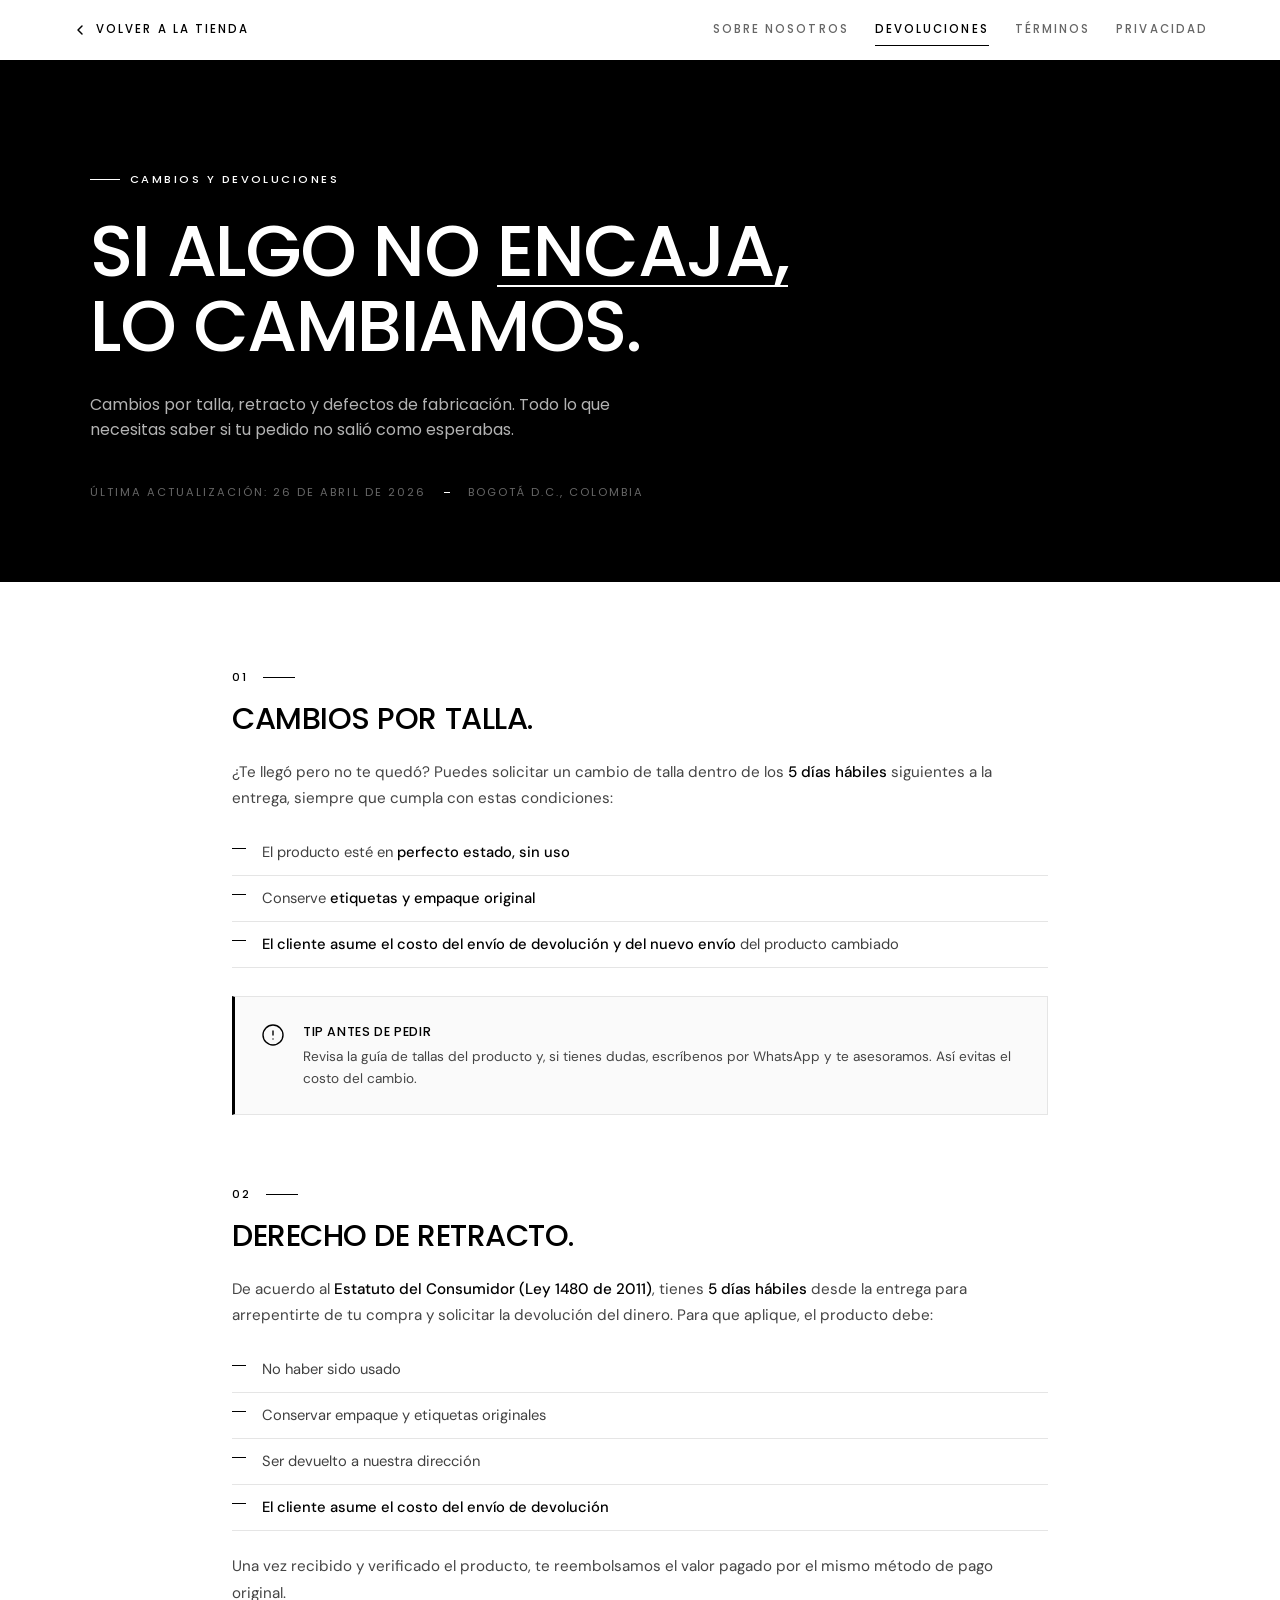
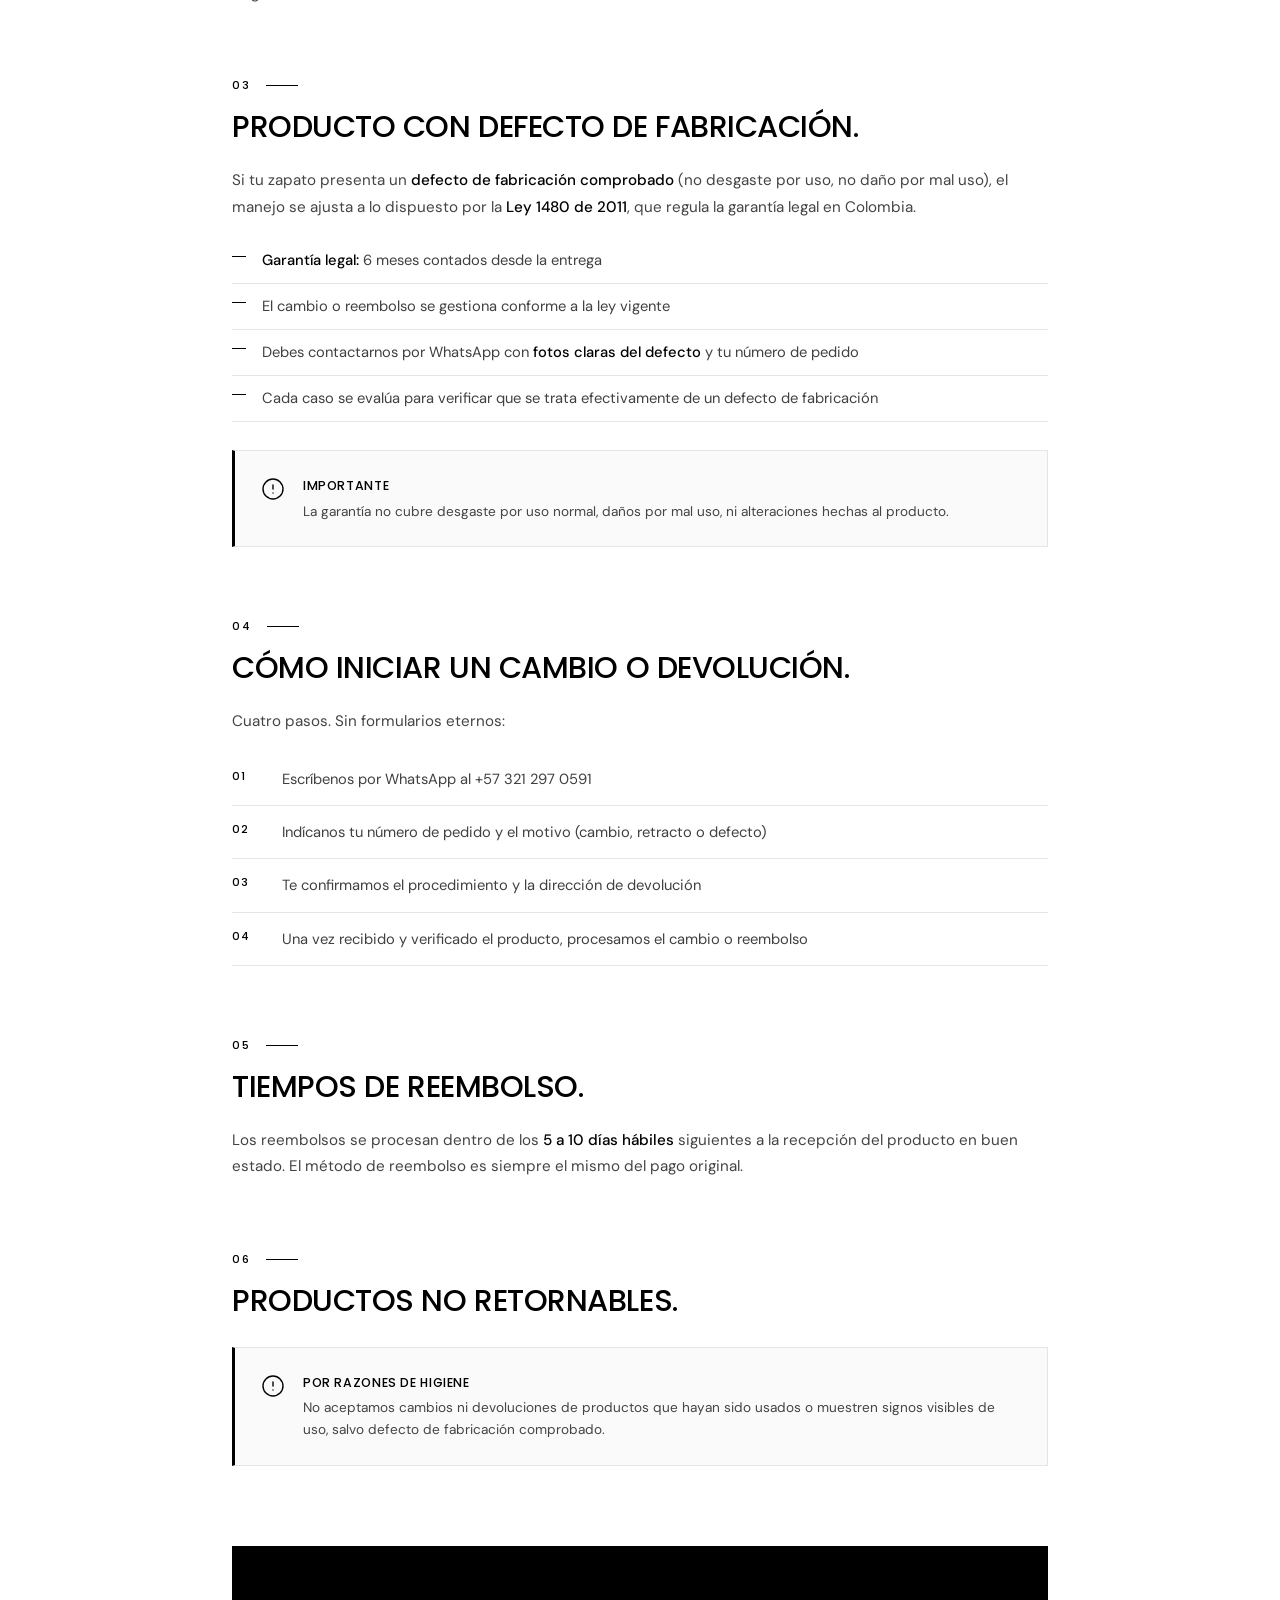
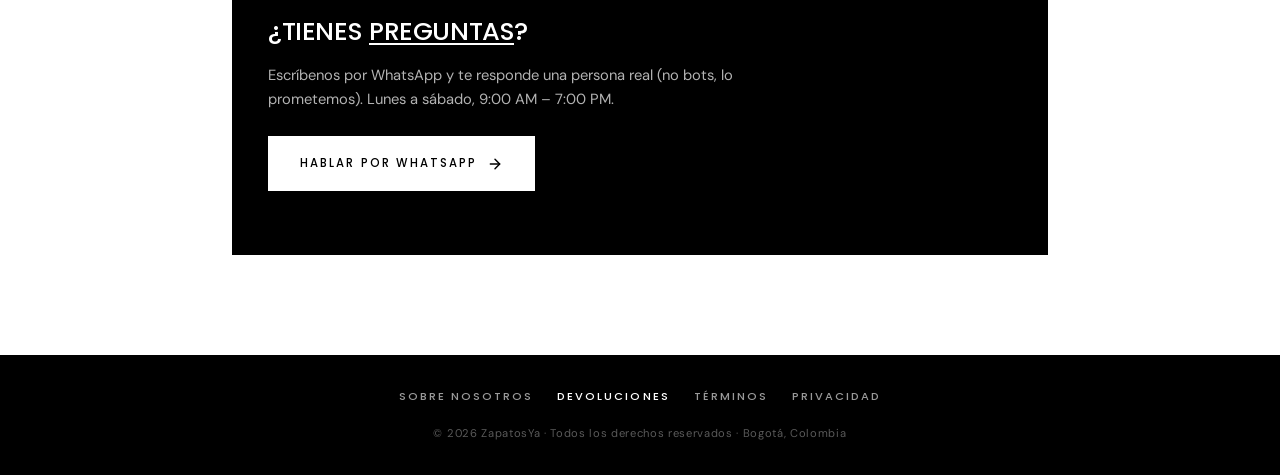
<file: devoluciones.html>
<!DOCTYPE html>
<html lang="es">
<head>
<meta charset="UTF-8"/>
<meta name="viewport" content="width=device-width,initial-scale=1.0"/>
<title>Cambios y Devoluciones | ZapatosYa</title>
<meta name="description" content="Cambios por talla, retracto y defectos de fabricación. Todo lo que necesitas saber si tu pedido no salió como esperabas."/>
<meta name="theme-color" content="#E63946"/>
<link rel="canonical" href="https://zapatosya.com/devoluciones.html"/>
<link rel="icon" href="/img/favicon.ico" sizes="any"/>
<link rel="icon" type="image/png" sizes="32x32" href="/img/favicon-32.png"/>
<link rel="apple-touch-icon" sizes="180x180" href="/img/apple-touch-icon.png"/>
<link rel="manifest" href="/manifest.webmanifest"/>
<link rel="preconnect" href="https://fonts.googleapis.com"/>
<link rel="preconnect" href="https://fonts.gstatic.com" crossorigin/>
<link href="https://fonts.googleapis.com/css2?family=Poppins:wght@400;500;600;700;800&family=DM+Sans:wght@300;400;500&family=Fraunces:ital,opsz,wght@0,9..144,300;0,9..144,400;0,9..144,500;1,9..144,300;1,9..144,400&display=swap" rel="stylesheet"/>
<link rel="stylesheet" href="/legal.css"/>
</head>
<body>
<header class="lh-hdr">
  <div class="lh-hdr-in">
    <a href="/" class="lh-back">
      <svg width="16" height="16" viewBox="0 0 24 24" fill="none" stroke="currentColor" stroke-width="2.2" stroke-linecap="round" stroke-linejoin="round"><polyline points="15 18 9 12 15 6"/></svg>
      <span>Volver a la tienda</span>
    </a>
    <nav class="lh-nav" aria-label="Páginas legales">
      <a href="/sobre-nosotros.html">Sobre nosotros</a><a href="/devoluciones.html" class="active">Devoluciones</a><a href="/terminos.html">Términos</a><a href="/privacidad.html">Privacidad</a>
    </nav>
    <button class="lh-mb" id="lhMb" aria-label="Abrir menú" title="Menú">
      <span></span><span></span><span></span>
    </button>
  </div>
</header>

<div class="lh-drawer-ov" id="lhDrawerOv"></div>
<aside class="lh-drawer" id="lhDrawer" aria-label="Menú móvil">
  <div class="lh-drawer-head">
    <span class="lh-drawer-title">Navegación</span>
    <button class="lh-drawer-close" id="lhDrawerClose" aria-label="Cerrar menú">
      <svg width="20" height="20" viewBox="0 0 24 24" fill="none" stroke="currentColor" stroke-width="2.2" stroke-linecap="round" stroke-linejoin="round"><line x1="18" y1="6" x2="6" y2="18"/><line x1="6" y1="6" x2="18" y2="18"/></svg>
    </button>
  </div>
  <nav class="lh-drawer-nav">
    <a href="/" class="lh-drawer-link"><span class="lh-drawer-link-text">Inicio</span></a><a href="/sobre-nosotros.html" class="lh-drawer-link"><span class="lh-drawer-link-text">Sobre nosotros</span></a><a href="/devoluciones.html" class="lh-drawer-link active"><span class="lh-drawer-link-text">Devoluciones</span></a><a href="/terminos.html" class="lh-drawer-link"><span class="lh-drawer-link-text">Términos</span></a><a href="/privacidad.html" class="lh-drawer-link"><span class="lh-drawer-link-text">Privacidad</span></a>
  </nav>
  <div class="lh-drawer-foot">
    <a href="https://wa.me/573212970591" target="_blank" rel="noopener" class="lh-drawer-wa">
      <svg width="18" height="18" viewBox="0 0 24 24" fill="currentColor"><path d="M17.472 14.382c-.297-.149-1.758-.867-2.03-.967-.273-.099-.471-.148-.67.15-.197.297-.767.966-.94 1.164-.173.199-.347.223-.644.075-.297-.15-1.255-.463-2.39-1.475-.883-.788-1.48-1.761-1.653-2.059-.173-.297-.018-.458.13-.606.134-.133.298-.347.446-.52.149-.174.198-.298.298-.497.099-.198.05-.371-.025-.52-.075-.149-.669-1.612-.916-2.207-.242-.579-.487-.5-.669-.51-.173-.008-.371-.01-.57-.01-.198 0-.52.074-.792.372-.272.297-1.04 1.016-1.04 2.479 0 1.462 1.065 2.875 1.213 3.074.149.198 2.096 3.2 5.077 4.487.709.306 1.262.489 1.694.625.712.227 1.36.195 1.871.118.571-.085 1.758-.719 2.006-1.413.248-.694.248-1.289.173-1.413-.074-.124-.272-.198-.57-.347m-5.421 7.403h-.004a9.87 9.87 0 01-5.031-1.378l-.361-.214-3.741.982.998-3.648-.235-.374a9.86 9.86 0 01-1.51-5.26c.001-5.45 4.436-9.884 9.888-9.884 2.64 0 5.122 1.03 6.988 2.898a9.825 9.825 0 012.893 6.994c-.003 5.45-4.437 9.884-9.885 9.884m8.413-18.297A11.815 11.815 0 0012.05 0C5.495 0 .16 5.335.157 11.892c0 2.096.547 4.142 1.588 5.945L.057 24l6.305-1.654a11.882 11.882 0 005.683 1.448h.005c6.554 0 11.890-5.335 11.893-11.893a11.821 11.821 0 00-3.48-8.413z"/></svg>
      Hablar por WhatsApp
    </a>
  </div>
</aside>

<section class="lh-hero">
  <div class="lh-hero-in">
    <div class="lh-eyebrow">Cambios y devoluciones</div>
    <h1 class="lh-title">Si algo no <em>encaja,</em><br/>lo cambiamos.</h1>
    <p class="lh-lead">Cambios por talla, retracto y defectos de fabricación. Todo lo que necesitas saber si tu pedido no salió como esperabas.</p>
    <div class="lh-meta">
      <span>Última actualización: 26 de abril de 2026</span>
      <span class="lh-meta-dot"></span>
      <span>Bogotá D.C., Colombia</span>
    </div>
  </div>
</section>
<main class="lh-body">

  <section class="lh-section" style="--i:0">
    <div class="lh-num">01</div>
    <h2 class="lh-h2">Cambios por talla.</h2>
    <p class="lh-p">¿Te llegó pero no te quedó? Puedes solicitar un cambio de talla dentro de los <strong>5 días hábiles</strong> siguientes a la entrega, siempre que cumpla con estas condiciones:</p>
    <ul class="lh-list">
      <li>El producto esté en <strong>perfecto estado, sin uso</strong></li>
      <li>Conserve <strong>etiquetas y empaque original</strong></li>
      <li><strong>El cliente asume el costo del envío de devolución y del nuevo envío</strong> del producto cambiado</li>
    </ul>
    <div class="lh-callout">
      <svg class="lh-callout-ico" viewBox="0 0 24 24" fill="none" stroke="currentColor" stroke-width="1.8" stroke-linecap="round" stroke-linejoin="round"><circle cx="12" cy="12" r="10"/><line x1="12" y1="8" x2="12" y2="12"/><line x1="12" y1="16" x2="12.01" y2="16"/></svg>
      <div class="lh-callout-text">
        <div class="lh-callout-h">Tip antes de pedir</div>
        <div class="lh-callout-p">Revisa la guía de tallas del producto y, si tienes dudas, escríbenos por WhatsApp y te asesoramos. Así evitas el costo del cambio.</div>
      </div>
    </div>
  </section>

  <section class="lh-section" style="--i:1">
    <div class="lh-num">02</div>
    <h2 class="lh-h2">Derecho de retracto.</h2>
    <p class="lh-p">De acuerdo al <strong>Estatuto del Consumidor (Ley 1480 de 2011)</strong>, tienes <strong>5 días hábiles</strong> desde la entrega para arrepentirte de tu compra y solicitar la devolución del dinero. Para que aplique, el producto debe:</p>
    <ul class="lh-list">
      <li>No haber sido usado</li>
      <li>Conservar empaque y etiquetas originales</li>
      <li>Ser devuelto a nuestra dirección</li>
      <li><strong>El cliente asume el costo del envío de devolución</strong></li>
    </ul>
    <p class="lh-p">Una vez recibido y verificado el producto, te reembolsamos el valor pagado por el mismo método de pago original.</p>
  </section>

  <section class="lh-section" style="--i:2">
    <div class="lh-num">03</div>
    <h2 class="lh-h2">Producto con defecto de fabricación.</h2>
    <p class="lh-p">Si tu zapato presenta un <strong>defecto de fabricación comprobado</strong> (no desgaste por uso, no daño por mal uso), el manejo se ajusta a lo dispuesto por la <strong>Ley 1480 de 2011</strong>, que regula la garantía legal en Colombia.</p>
    <ul class="lh-list">
      <li><strong>Garantía legal:</strong> 6 meses contados desde la entrega</li>
      <li>El cambio o reembolso se gestiona conforme a la ley vigente</li>
      <li>Debes contactarnos por WhatsApp con <strong>fotos claras del defecto</strong> y tu número de pedido</li>
      <li>Cada caso se evalúa para verificar que se trata efectivamente de un defecto de fabricación</li>
    </ul>
    <div class="lh-callout">
      <svg class="lh-callout-ico" viewBox="0 0 24 24" fill="none" stroke="currentColor" stroke-width="1.8" stroke-linecap="round" stroke-linejoin="round"><circle cx="12" cy="12" r="10"/><line x1="12" y1="8" x2="12" y2="12"/><line x1="12" y1="16" x2="12.01" y2="16"/></svg>
      <div class="lh-callout-text">
        <div class="lh-callout-h">Importante</div>
        <div class="lh-callout-p">La garantía no cubre desgaste por uso normal, daños por mal uso, ni alteraciones hechas al producto.</div>
      </div>
    </div>
  </section>

  <section class="lh-section" style="--i:3">
    <div class="lh-num">04</div>
    <h2 class="lh-h2">Cómo iniciar un cambio o devolución.</h2>
    <p class="lh-p">Cuatro pasos. Sin formularios eternos:</p>
    <ol class="lh-ol">
      <li>Escríbenos por WhatsApp al <a href="https://wa.me/573212970591">+57 321 297 0591</a></li>
      <li>Indícanos tu número de pedido y el motivo (cambio, retracto o defecto)</li>
      <li>Te confirmamos el procedimiento y la dirección de devolución</li>
      <li>Una vez recibido y verificado el producto, procesamos el cambio o reembolso</li>
    </ol>
  </section>

  <section class="lh-section" style="--i:4">
    <div class="lh-num">05</div>
    <h2 class="lh-h2">Tiempos de reembolso.</h2>
    <p class="lh-p">Los reembolsos se procesan dentro de los <strong>5 a 10 días hábiles</strong> siguientes a la recepción del producto en buen estado. El método de reembolso es siempre el mismo del pago original.</p>
  </section>

  <section class="lh-section" style="--i:5">
    <div class="lh-num">06</div>
    <h2 class="lh-h2">Productos NO retornables.</h2>
    <div class="lh-callout">
      <svg class="lh-callout-ico" viewBox="0 0 24 24" fill="none" stroke="currentColor" stroke-width="1.8" stroke-linecap="round" stroke-linejoin="round"><circle cx="12" cy="12" r="10"/><line x1="12" y1="8" x2="12" y2="12"/><line x1="12" y1="16" x2="12.01" y2="16"/></svg>
      <div class="lh-callout-text">
        <div class="lh-callout-h">Por razones de higiene</div>
        <div class="lh-callout-p">No aceptamos cambios ni devoluciones de productos que hayan sido usados o muestren signos visibles de uso, salvo defecto de fabricación comprobado.</div>
      </div>
    </div>
  </section>

  <div class="lh-contact">
    <h3 class="lh-contact-h">¿Tienes <em>preguntas</em>?</h3>
    <p class="lh-contact-p">Escríbenos por WhatsApp y te responde una persona real (no bots, lo prometemos). Lunes a sábado, 9:00 AM – 7:00 PM.</p>
    <a href="https://wa.me/573212970591" target="_blank" rel="noopener" class="lh-contact-cta">
      Hablar por WhatsApp
      <svg width="16" height="16" viewBox="0 0 24 24" fill="none" stroke="currentColor" stroke-width="2.2" stroke-linecap="round" stroke-linejoin="round"><line x1="5" y1="12" x2="19" y2="12"/><polyline points="12 5 19 12 12 19"/></svg>
    </a>
  </div>
</main>
<footer class="lh-foot">
  <div class="lh-foot-in">
    <div class="lh-foot-links"><a href="/sobre-nosotros.html">Sobre nosotros</a><a href="/devoluciones.html" class="active">Devoluciones</a><a href="/terminos.html">Términos</a><a href="/privacidad.html">Privacidad</a></div>
    <div class="lh-foot-copy">© 2026 ZapatosYa · Todos los derechos reservados · Bogotá, Colombia</div>
  </div>
</footer>

<script>
(function(){
  var btn=document.getElementById("lhMb");
  var dr=document.getElementById("lhDrawer");
  var ov=document.getElementById("lhDrawerOv");
  var cl=document.getElementById("lhDrawerClose");
  function open(){btn.classList.add("open");dr.classList.add("open");ov.classList.add("open");document.body.style.overflow="hidden";}
  function close(){btn.classList.remove("open");dr.classList.remove("open");ov.classList.remove("open");document.body.style.overflow="";}
  btn.addEventListener("click",function(){dr.classList.contains("open")?close():open();});
  cl.addEventListener("click",close);
  ov.addEventListener("click",close);
  document.addEventListener("keydown",function(e){if(e.key==="Escape")close();});
})();
</script>
</body>
</html>
</file>
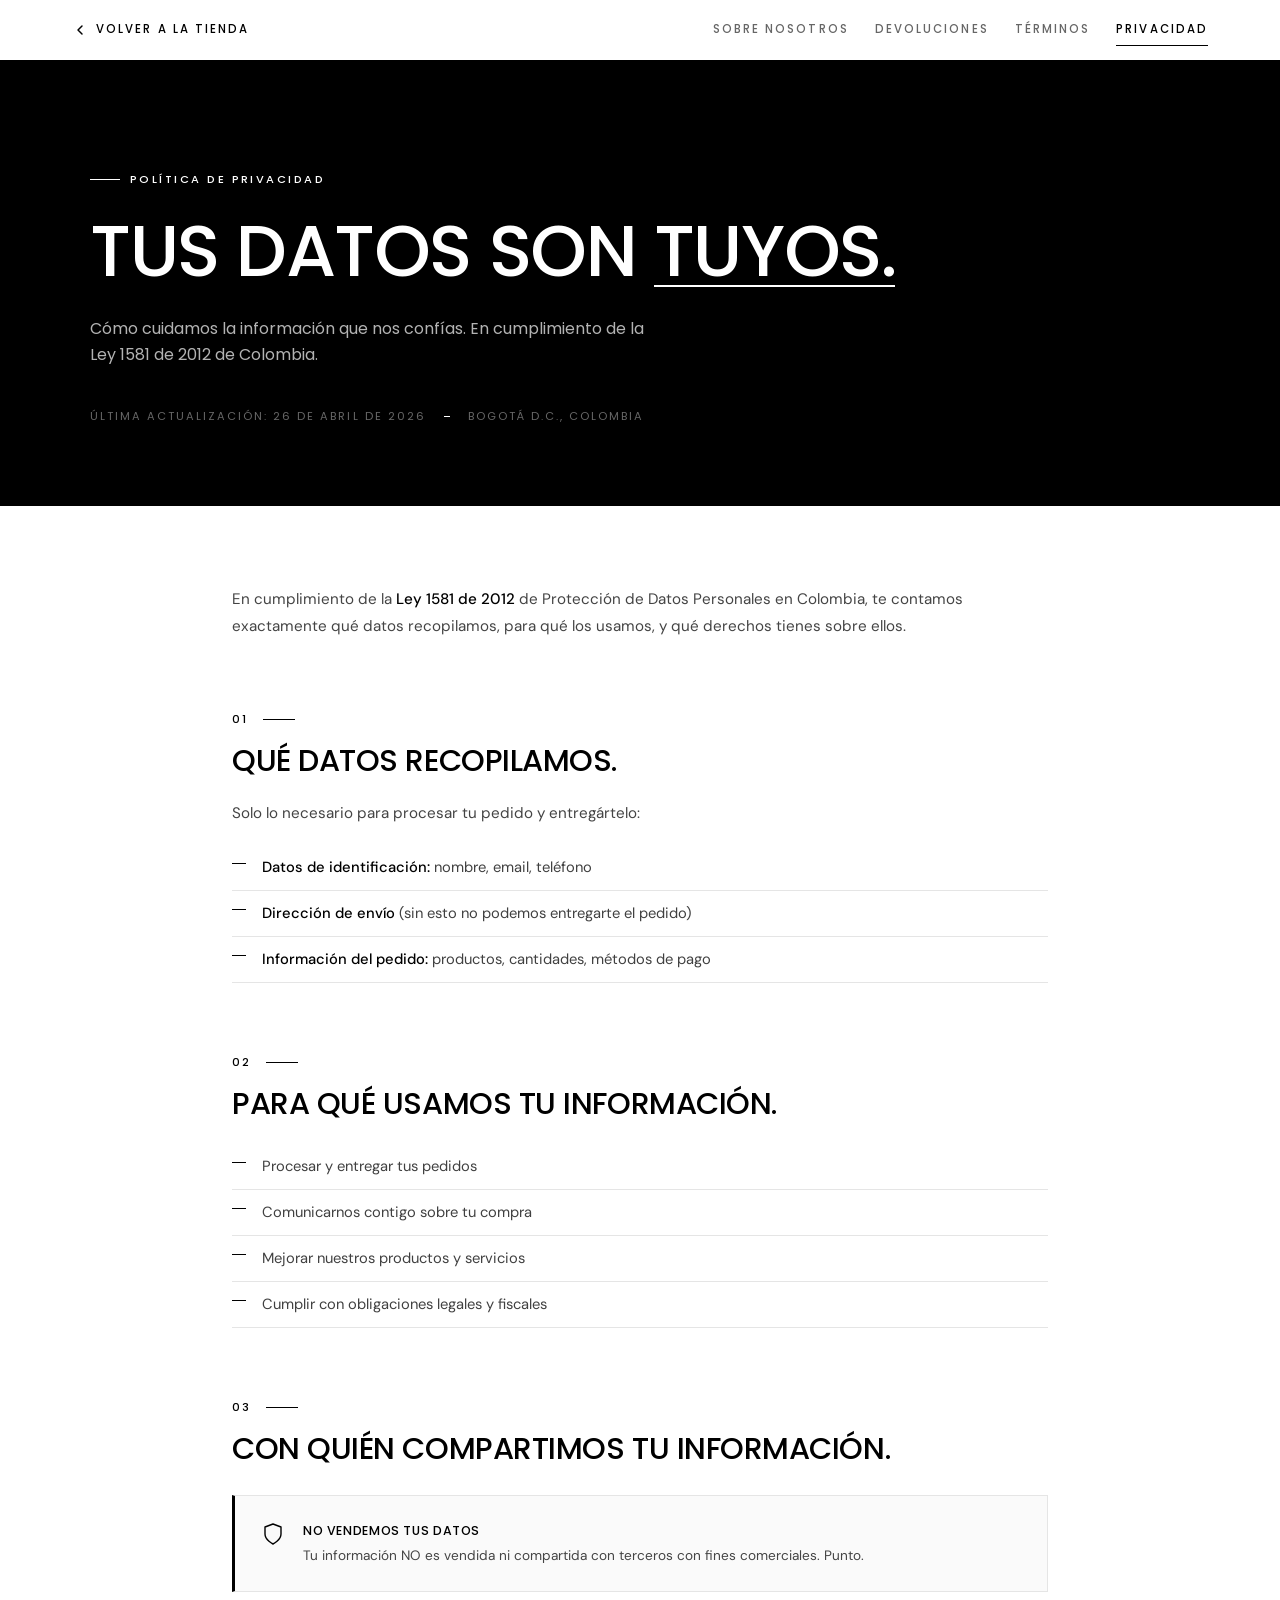
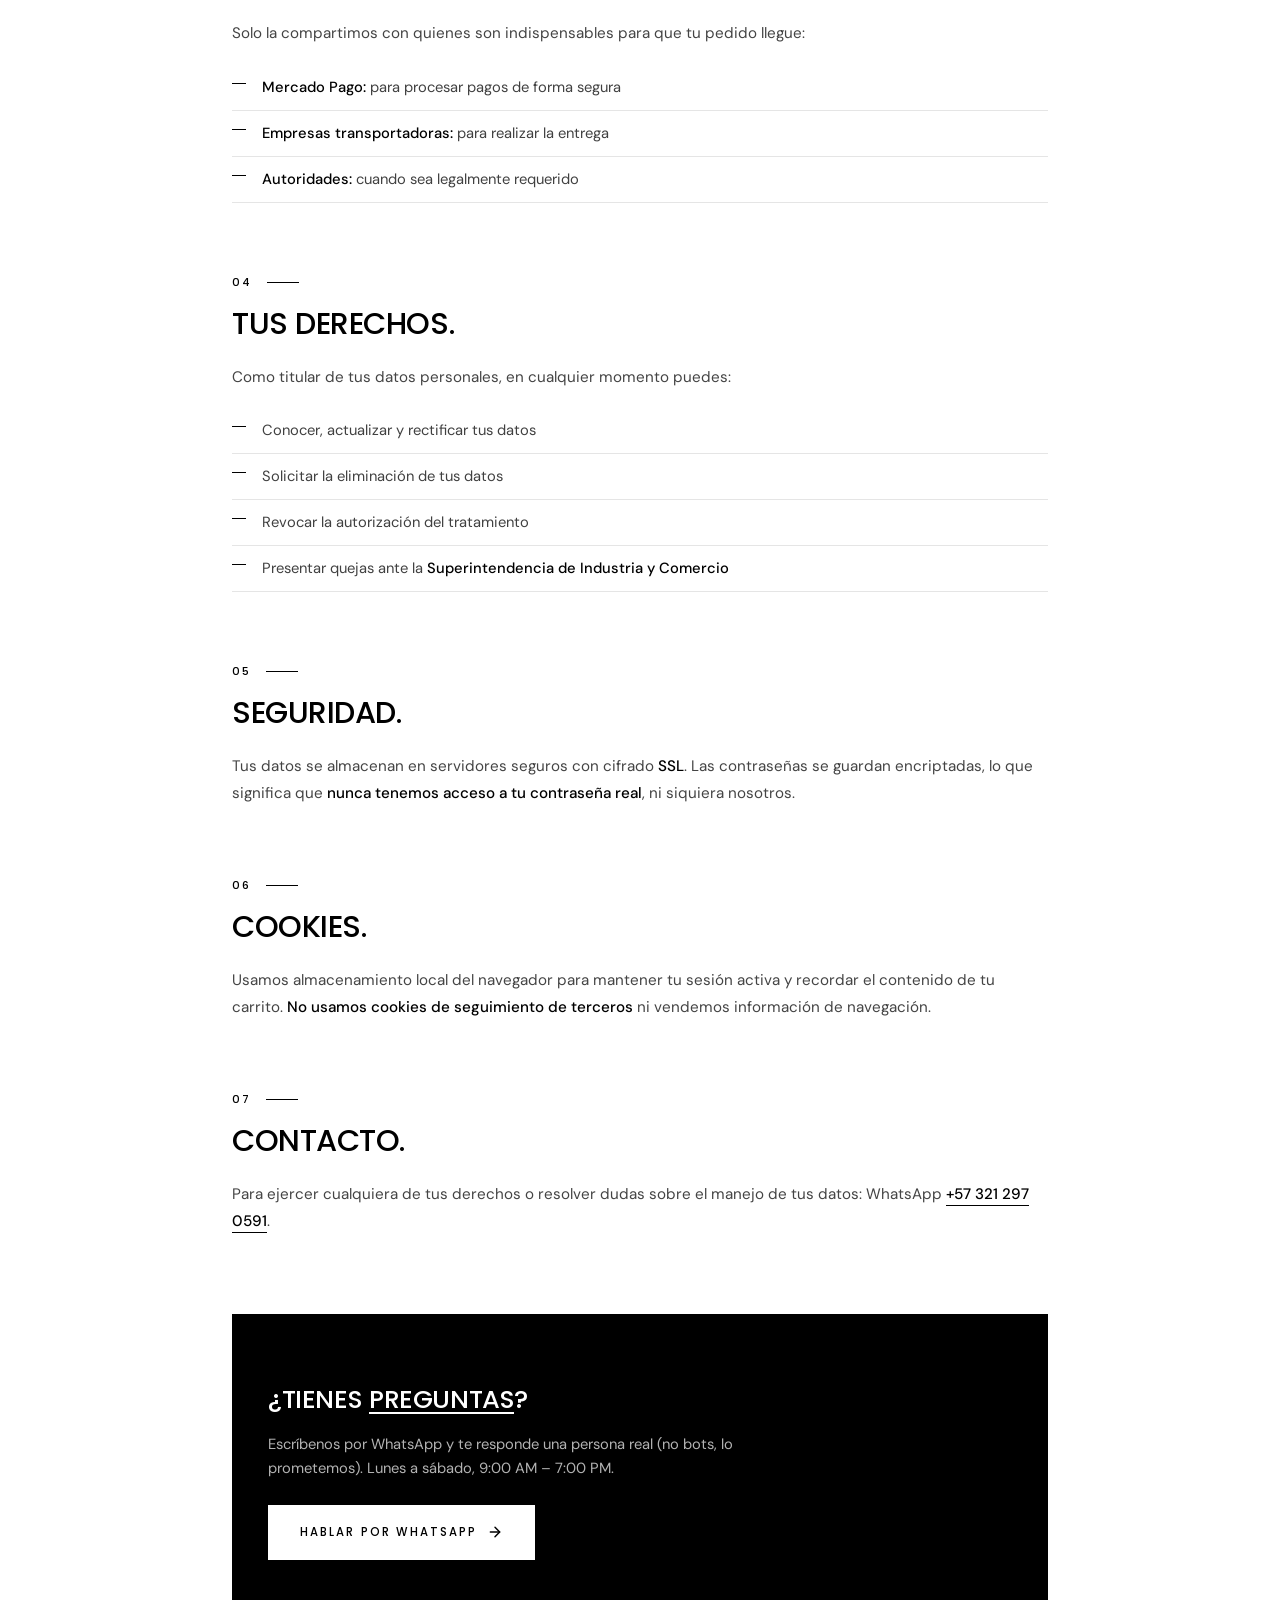
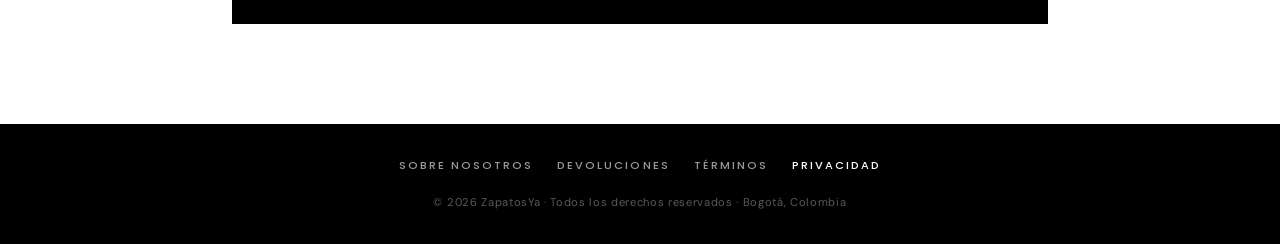
<file: privacidad.html>
<!DOCTYPE html>
<html lang="es">
<head>
<meta charset="UTF-8"/>
<meta name="viewport" content="width=device-width,initial-scale=1.0"/>
<title>Política de Privacidad | ZapatosYa</title>
<meta name="description" content="Cómo cuidamos la información que nos confías. En cumplimiento de la Ley 1581 de 2012 de Colombia."/>
<meta name="theme-color" content="#E63946"/>
<link rel="canonical" href="https://zapatosya.com/privacidad.html"/>
<link rel="icon" href="/img/favicon.ico" sizes="any"/>
<link rel="icon" type="image/png" sizes="32x32" href="/img/favicon-32.png"/>
<link rel="apple-touch-icon" sizes="180x180" href="/img/apple-touch-icon.png"/>
<link rel="manifest" href="/manifest.webmanifest"/>
<link rel="preconnect" href="https://fonts.googleapis.com"/>
<link rel="preconnect" href="https://fonts.gstatic.com" crossorigin/>
<link href="https://fonts.googleapis.com/css2?family=Poppins:wght@400;500;600;700;800&family=DM+Sans:wght@300;400;500&family=Fraunces:ital,opsz,wght@0,9..144,300;0,9..144,400;0,9..144,500;1,9..144,300;1,9..144,400&display=swap" rel="stylesheet"/>
<link rel="stylesheet" href="/legal.css"/>
</head>
<body>
<header class="lh-hdr">
  <div class="lh-hdr-in">
    <a href="/" class="lh-back">
      <svg width="16" height="16" viewBox="0 0 24 24" fill="none" stroke="currentColor" stroke-width="2.2" stroke-linecap="round" stroke-linejoin="round"><polyline points="15 18 9 12 15 6"/></svg>
      <span>Volver a la tienda</span>
    </a>
    <nav class="lh-nav" aria-label="Páginas legales">
      <a href="/sobre-nosotros.html">Sobre nosotros</a><a href="/devoluciones.html">Devoluciones</a><a href="/terminos.html">Términos</a><a href="/privacidad.html" class="active">Privacidad</a>
    </nav>
    <button class="lh-mb" id="lhMb" aria-label="Abrir menú" title="Menú">
      <span></span><span></span><span></span>
    </button>
  </div>
</header>

<div class="lh-drawer-ov" id="lhDrawerOv"></div>
<aside class="lh-drawer" id="lhDrawer" aria-label="Menú móvil">
  <div class="lh-drawer-head">
    <span class="lh-drawer-title">Navegación</span>
    <button class="lh-drawer-close" id="lhDrawerClose" aria-label="Cerrar menú">
      <svg width="20" height="20" viewBox="0 0 24 24" fill="none" stroke="currentColor" stroke-width="2.2" stroke-linecap="round" stroke-linejoin="round"><line x1="18" y1="6" x2="6" y2="18"/><line x1="6" y1="6" x2="18" y2="18"/></svg>
    </button>
  </div>
  <nav class="lh-drawer-nav">
    <a href="/" class="lh-drawer-link"><span class="lh-drawer-link-text">Inicio</span></a><a href="/sobre-nosotros.html" class="lh-drawer-link"><span class="lh-drawer-link-text">Sobre nosotros</span></a><a href="/devoluciones.html" class="lh-drawer-link"><span class="lh-drawer-link-text">Devoluciones</span></a><a href="/terminos.html" class="lh-drawer-link"><span class="lh-drawer-link-text">Términos</span></a><a href="/privacidad.html" class="lh-drawer-link active"><span class="lh-drawer-link-text">Privacidad</span></a>
  </nav>
  <div class="lh-drawer-foot">
    <a href="https://wa.me/573212970591" target="_blank" rel="noopener" class="lh-drawer-wa">
      <svg width="18" height="18" viewBox="0 0 24 24" fill="currentColor"><path d="M17.472 14.382c-.297-.149-1.758-.867-2.03-.967-.273-.099-.471-.148-.67.15-.197.297-.767.966-.94 1.164-.173.199-.347.223-.644.075-.297-.15-1.255-.463-2.39-1.475-.883-.788-1.48-1.761-1.653-2.059-.173-.297-.018-.458.13-.606.134-.133.298-.347.446-.52.149-.174.198-.298.298-.497.099-.198.05-.371-.025-.52-.075-.149-.669-1.612-.916-2.207-.242-.579-.487-.5-.669-.51-.173-.008-.371-.01-.57-.01-.198 0-.52.074-.792.372-.272.297-1.04 1.016-1.04 2.479 0 1.462 1.065 2.875 1.213 3.074.149.198 2.096 3.2 5.077 4.487.709.306 1.262.489 1.694.625.712.227 1.36.195 1.871.118.571-.085 1.758-.719 2.006-1.413.248-.694.248-1.289.173-1.413-.074-.124-.272-.198-.57-.347m-5.421 7.403h-.004a9.87 9.87 0 01-5.031-1.378l-.361-.214-3.741.982.998-3.648-.235-.374a9.86 9.86 0 01-1.51-5.26c.001-5.45 4.436-9.884 9.888-9.884 2.64 0 5.122 1.03 6.988 2.898a9.825 9.825 0 012.893 6.994c-.003 5.45-4.437 9.884-9.885 9.884m8.413-18.297A11.815 11.815 0 0012.05 0C5.495 0 .16 5.335.157 11.892c0 2.096.547 4.142 1.588 5.945L.057 24l6.305-1.654a11.882 11.882 0 005.683 1.448h.005c6.554 0 11.890-5.335 11.893-11.893a11.821 11.821 0 00-3.48-8.413z"/></svg>
      Hablar por WhatsApp
    </a>
  </div>
</aside>

<section class="lh-hero">
  <div class="lh-hero-in">
    <div class="lh-eyebrow">Política de privacidad</div>
    <h1 class="lh-title">Tus datos son <em>tuyos.</em></h1>
    <p class="lh-lead">Cómo cuidamos la información que nos confías. En cumplimiento de la Ley 1581 de 2012 de Colombia.</p>
    <div class="lh-meta">
      <span>Última actualización: 26 de abril de 2026</span>
      <span class="lh-meta-dot"></span>
      <span>Bogotá D.C., Colombia</span>
    </div>
  </div>
</section>
<main class="lh-body">

  <section class="lh-section" style="--i:0">
    <p class="lh-p">En cumplimiento de la <strong>Ley 1581 de 2012</strong> de Protección de Datos Personales en Colombia, te contamos exactamente qué datos recopilamos, para qué los usamos, y qué derechos tienes sobre ellos.</p>
  </section>

  <section class="lh-section" style="--i:1">
    <div class="lh-num">01</div>
    <h2 class="lh-h2">Qué datos recopilamos.</h2>
    <p class="lh-p">Solo lo necesario para procesar tu pedido y entregártelo:</p>
    <ul class="lh-list">
      <li><strong>Datos de identificación:</strong> nombre, email, teléfono</li>
      <li><strong>Dirección de envío</strong> (sin esto no podemos entregarte el pedido)</li>
      <li><strong>Información del pedido:</strong> productos, cantidades, métodos de pago</li>
    </ul>
  </section>

  <section class="lh-section" style="--i:2">
    <div class="lh-num">02</div>
    <h2 class="lh-h2">Para qué usamos tu información.</h2>
    <ul class="lh-list">
      <li>Procesar y entregar tus pedidos</li>
      <li>Comunicarnos contigo sobre tu compra</li>
      <li>Mejorar nuestros productos y servicios</li>
      <li>Cumplir con obligaciones legales y fiscales</li>
    </ul>
  </section>

  <section class="lh-section" style="--i:3">
    <div class="lh-num">03</div>
    <h2 class="lh-h2">Con quién compartimos tu información.</h2>
    <div class="lh-callout">
      <svg class="lh-callout-ico" viewBox="0 0 24 24" fill="none" stroke="currentColor" stroke-width="1.8" stroke-linecap="round" stroke-linejoin="round"><path d="M12 22s8-4 8-10V5l-8-3-8 3v7c0 6 8 10 8 10z"/></svg>
      <div class="lh-callout-text">
        <div class="lh-callout-h">No vendemos tus datos</div>
        <div class="lh-callout-p">Tu información NO es vendida ni compartida con terceros con fines comerciales. Punto.</div>
      </div>
    </div>
    <p class="lh-p">Solo la compartimos con quienes son indispensables para que tu pedido llegue:</p>
    <ul class="lh-list">
      <li><strong>Mercado Pago:</strong> para procesar pagos de forma segura</li>
      <li><strong>Empresas transportadoras:</strong> para realizar la entrega</li>
      <li><strong>Autoridades:</strong> cuando sea legalmente requerido</li>
    </ul>
  </section>

  <section class="lh-section" style="--i:4">
    <div class="lh-num">04</div>
    <h2 class="lh-h2">Tus derechos.</h2>
    <p class="lh-p">Como titular de tus datos personales, en cualquier momento puedes:</p>
    <ul class="lh-list">
      <li>Conocer, actualizar y rectificar tus datos</li>
      <li>Solicitar la eliminación de tus datos</li>
      <li>Revocar la autorización del tratamiento</li>
      <li>Presentar quejas ante la <strong>Superintendencia de Industria y Comercio</strong></li>
    </ul>
  </section>

  <section class="lh-section" style="--i:5">
    <div class="lh-num">05</div>
    <h2 class="lh-h2">Seguridad.</h2>
    <p class="lh-p">Tus datos se almacenan en servidores seguros con cifrado <strong>SSL</strong>. Las contraseñas se guardan encriptadas, lo que significa que <strong>nunca tenemos acceso a tu contraseña real</strong>, ni siquiera nosotros.</p>
  </section>

  <section class="lh-section" style="--i:6">
    <div class="lh-num">06</div>
    <h2 class="lh-h2">Cookies.</h2>
    <p class="lh-p">Usamos almacenamiento local del navegador para mantener tu sesión activa y recordar el contenido de tu carrito. <strong>No usamos cookies de seguimiento de terceros</strong> ni vendemos información de navegación.</p>
  </section>

  <section class="lh-section" style="--i:7">
    <div class="lh-num">07</div>
    <h2 class="lh-h2">Contacto.</h2>
    <p class="lh-p">Para ejercer cualquiera de tus derechos o resolver dudas sobre el manejo de tus datos: WhatsApp <a href="https://wa.me/573212970591">+57 321 297 0591</a>.</p>
  </section>

  <div class="lh-contact">
    <h3 class="lh-contact-h">¿Tienes <em>preguntas</em>?</h3>
    <p class="lh-contact-p">Escríbenos por WhatsApp y te responde una persona real (no bots, lo prometemos). Lunes a sábado, 9:00 AM – 7:00 PM.</p>
    <a href="https://wa.me/573212970591" target="_blank" rel="noopener" class="lh-contact-cta">
      Hablar por WhatsApp
      <svg width="16" height="16" viewBox="0 0 24 24" fill="none" stroke="currentColor" stroke-width="2.2" stroke-linecap="round" stroke-linejoin="round"><line x1="5" y1="12" x2="19" y2="12"/><polyline points="12 5 19 12 12 19"/></svg>
    </a>
  </div>
</main>
<footer class="lh-foot">
  <div class="lh-foot-in">
    <div class="lh-foot-links"><a href="/sobre-nosotros.html">Sobre nosotros</a><a href="/devoluciones.html">Devoluciones</a><a href="/terminos.html">Términos</a><a href="/privacidad.html" class="active">Privacidad</a></div>
    <div class="lh-foot-copy">© 2026 ZapatosYa · Todos los derechos reservados · Bogotá, Colombia</div>
  </div>
</footer>

<script>
(function(){
  var btn=document.getElementById("lhMb");
  var dr=document.getElementById("lhDrawer");
  var ov=document.getElementById("lhDrawerOv");
  var cl=document.getElementById("lhDrawerClose");
  function open(){btn.classList.add("open");dr.classList.add("open");ov.classList.add("open");document.body.style.overflow="hidden";}
  function close(){btn.classList.remove("open");dr.classList.remove("open");ov.classList.remove("open");document.body.style.overflow="";}
  btn.addEventListener("click",function(){dr.classList.contains("open")?close():open();});
  cl.addEventListener("click",close);
  ov.addEventListener("click",close);
  document.addEventListener("keydown",function(e){if(e.key==="Escape")close();});
})();
</script>
</body>
</html>
</file>
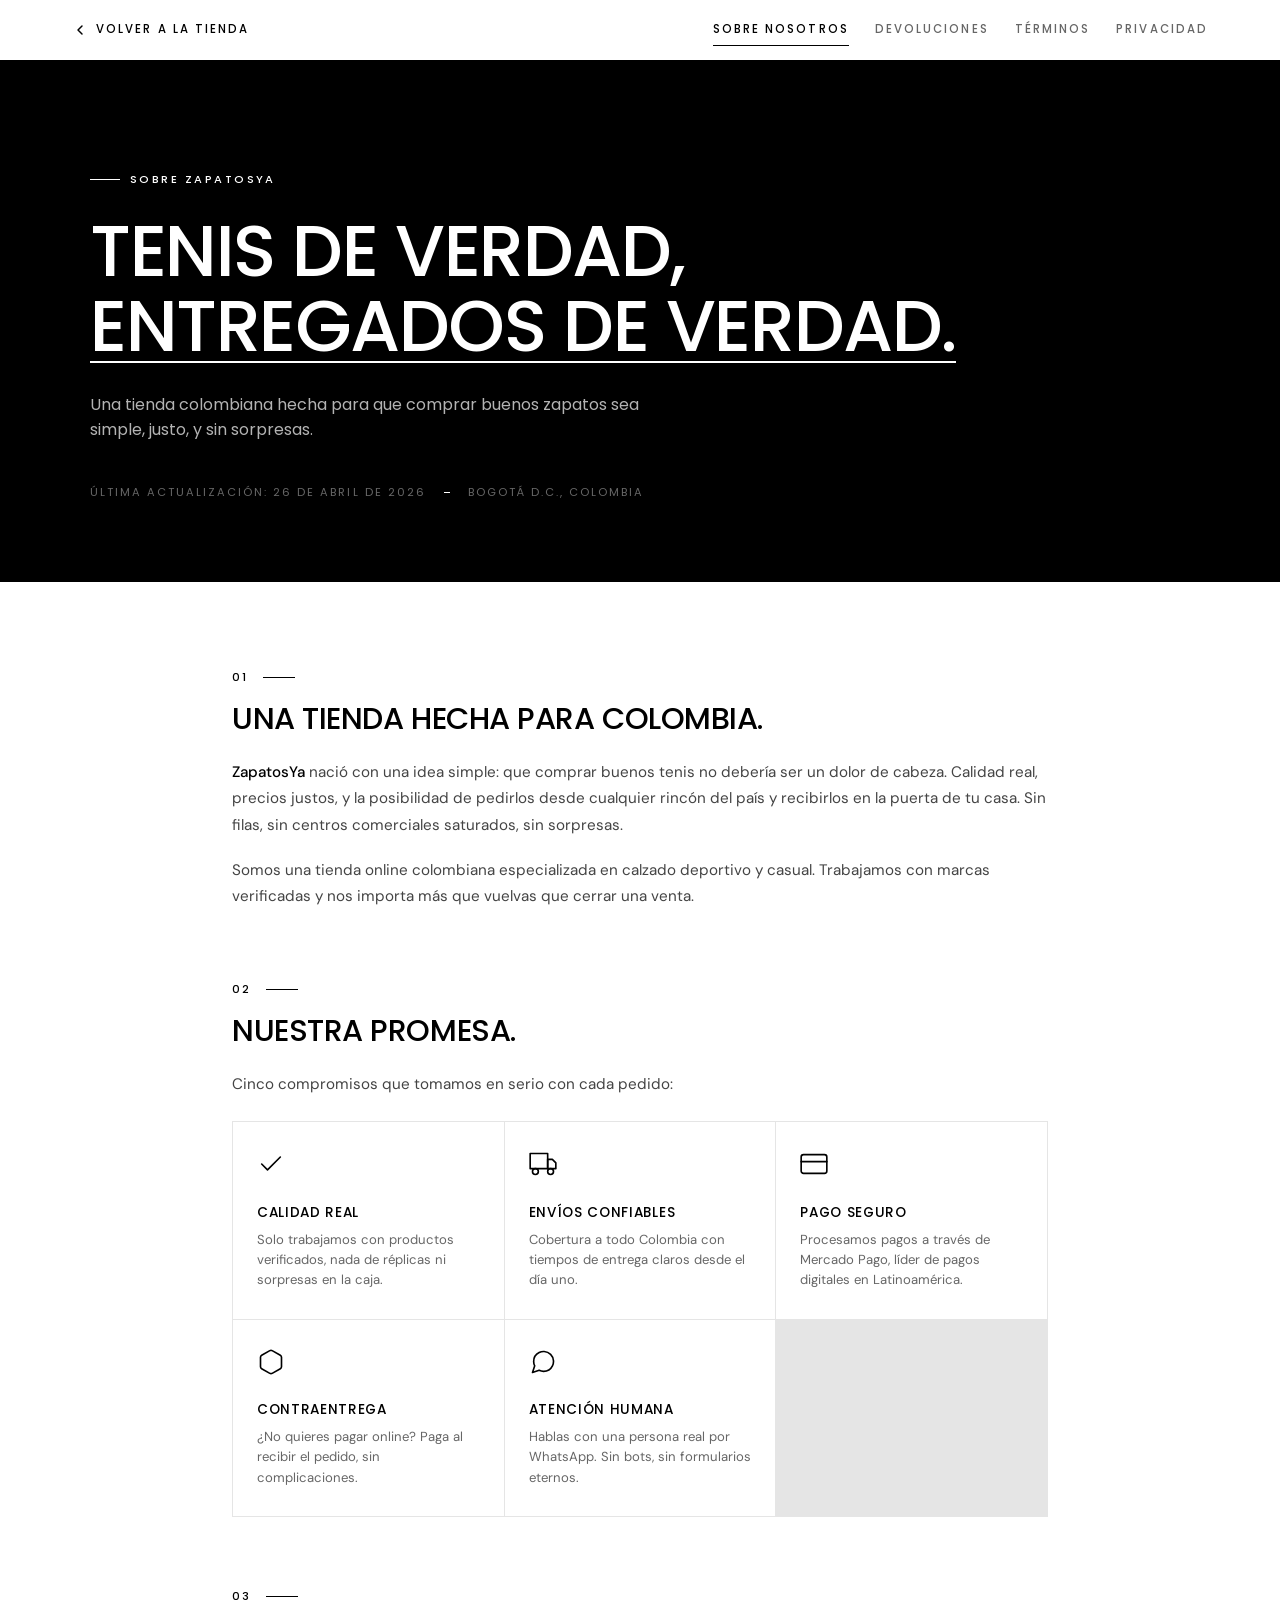
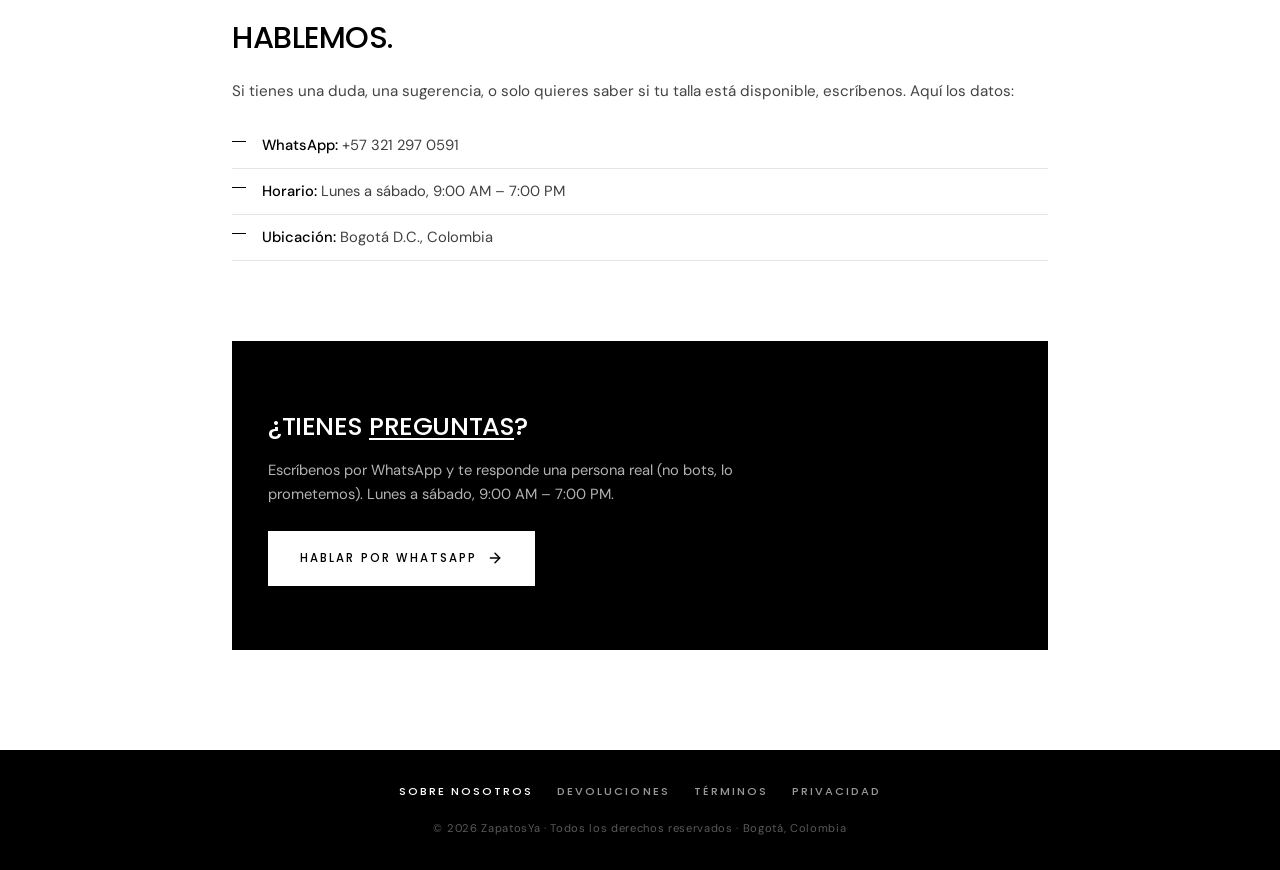
<file: sobre-nosotros.html>
<!DOCTYPE html>
<html lang="es">
<head>
<meta charset="UTF-8"/>
<meta name="viewport" content="width=device-width,initial-scale=1.0"/>
<title>Sobre nosotros | ZapatosYa</title>
<meta name="description" content="Una tienda colombiana hecha para que comprar buenos zapatos sea simple, justo, y sin sorpresas."/>
<meta name="theme-color" content="#E63946"/>
<link rel="canonical" href="https://zapatosya.com/sobre-nosotros.html"/>
<link rel="icon" href="/img/favicon.ico" sizes="any"/>
<link rel="icon" type="image/png" sizes="32x32" href="/img/favicon-32.png"/>
<link rel="apple-touch-icon" sizes="180x180" href="/img/apple-touch-icon.png"/>
<link rel="manifest" href="/manifest.webmanifest"/>
<link rel="preconnect" href="https://fonts.googleapis.com"/>
<link rel="preconnect" href="https://fonts.gstatic.com" crossorigin/>
<link href="https://fonts.googleapis.com/css2?family=Poppins:wght@400;500;600;700;800&family=DM+Sans:wght@300;400;500&family=Fraunces:ital,opsz,wght@0,9..144,300;0,9..144,400;0,9..144,500;1,9..144,300;1,9..144,400&display=swap" rel="stylesheet"/>
<link rel="stylesheet" href="/legal.css"/>
</head>
<body>
<header class="lh-hdr">
  <div class="lh-hdr-in">
    <a href="/" class="lh-back">
      <svg width="16" height="16" viewBox="0 0 24 24" fill="none" stroke="currentColor" stroke-width="2.2" stroke-linecap="round" stroke-linejoin="round"><polyline points="15 18 9 12 15 6"/></svg>
      <span>Volver a la tienda</span>
    </a>
    <nav class="lh-nav" aria-label="Páginas legales">
      <a href="/sobre-nosotros.html" class="active">Sobre nosotros</a><a href="/devoluciones.html">Devoluciones</a><a href="/terminos.html">Términos</a><a href="/privacidad.html">Privacidad</a>
    </nav>
    <button class="lh-mb" id="lhMb" aria-label="Abrir menú" title="Menú">
      <span></span><span></span><span></span>
    </button>
  </div>
</header>

<div class="lh-drawer-ov" id="lhDrawerOv"></div>
<aside class="lh-drawer" id="lhDrawer" aria-label="Menú móvil">
  <div class="lh-drawer-head">
    <span class="lh-drawer-title">Navegación</span>
    <button class="lh-drawer-close" id="lhDrawerClose" aria-label="Cerrar menú">
      <svg width="20" height="20" viewBox="0 0 24 24" fill="none" stroke="currentColor" stroke-width="2.2" stroke-linecap="round" stroke-linejoin="round"><line x1="18" y1="6" x2="6" y2="18"/><line x1="6" y1="6" x2="18" y2="18"/></svg>
    </button>
  </div>
  <nav class="lh-drawer-nav">
    <a href="/" class="lh-drawer-link"><span class="lh-drawer-link-text">Inicio</span></a><a href="/sobre-nosotros.html" class="lh-drawer-link active"><span class="lh-drawer-link-text">Sobre nosotros</span></a><a href="/devoluciones.html" class="lh-drawer-link"><span class="lh-drawer-link-text">Devoluciones</span></a><a href="/terminos.html" class="lh-drawer-link"><span class="lh-drawer-link-text">Términos</span></a><a href="/privacidad.html" class="lh-drawer-link"><span class="lh-drawer-link-text">Privacidad</span></a>
  </nav>
  <div class="lh-drawer-foot">
    <a href="https://wa.me/573212970591" target="_blank" rel="noopener" class="lh-drawer-wa">
      <svg width="18" height="18" viewBox="0 0 24 24" fill="currentColor"><path d="M17.472 14.382c-.297-.149-1.758-.867-2.03-.967-.273-.099-.471-.148-.67.15-.197.297-.767.966-.94 1.164-.173.199-.347.223-.644.075-.297-.15-1.255-.463-2.39-1.475-.883-.788-1.48-1.761-1.653-2.059-.173-.297-.018-.458.13-.606.134-.133.298-.347.446-.52.149-.174.198-.298.298-.497.099-.198.05-.371-.025-.52-.075-.149-.669-1.612-.916-2.207-.242-.579-.487-.5-.669-.51-.173-.008-.371-.01-.57-.01-.198 0-.52.074-.792.372-.272.297-1.04 1.016-1.04 2.479 0 1.462 1.065 2.875 1.213 3.074.149.198 2.096 3.2 5.077 4.487.709.306 1.262.489 1.694.625.712.227 1.36.195 1.871.118.571-.085 1.758-.719 2.006-1.413.248-.694.248-1.289.173-1.413-.074-.124-.272-.198-.57-.347m-5.421 7.403h-.004a9.87 9.87 0 01-5.031-1.378l-.361-.214-3.741.982.998-3.648-.235-.374a9.86 9.86 0 01-1.51-5.26c.001-5.45 4.436-9.884 9.888-9.884 2.64 0 5.122 1.03 6.988 2.898a9.825 9.825 0 012.893 6.994c-.003 5.45-4.437 9.884-9.885 9.884m8.413-18.297A11.815 11.815 0 0012.05 0C5.495 0 .16 5.335.157 11.892c0 2.096.547 4.142 1.588 5.945L.057 24l6.305-1.654a11.882 11.882 0 005.683 1.448h.005c6.554 0 11.890-5.335 11.893-11.893a11.821 11.821 0 00-3.48-8.413z"/></svg>
      Hablar por WhatsApp
    </a>
  </div>
</aside>

<section class="lh-hero">
  <div class="lh-hero-in">
    <div class="lh-eyebrow">Sobre ZapatosYa</div>
    <h1 class="lh-title">Tenis de verdad,<br/><em>entregados de verdad.</em></h1>
    <p class="lh-lead">Una tienda colombiana hecha para que comprar buenos zapatos sea simple, justo, y sin sorpresas.</p>
    <div class="lh-meta">
      <span>Última actualización: 26 de abril de 2026</span>
      <span class="lh-meta-dot"></span>
      <span>Bogotá D.C., Colombia</span>
    </div>
  </div>
</section>
<main class="lh-body">

  <section class="lh-section" style="--i:0">
    <div class="lh-num">01</div>
    <h2 class="lh-h2">Una tienda hecha para Colombia.</h2>
    <p class="lh-p"><strong>ZapatosYa</strong> nació con una idea simple: que comprar buenos tenis no debería ser un dolor de cabeza. Calidad real, precios justos, y la posibilidad de pedirlos desde cualquier rincón del país y recibirlos en la puerta de tu casa. Sin filas, sin centros comerciales saturados, sin sorpresas.</p>
    <p class="lh-p">Somos una tienda online colombiana especializada en calzado deportivo y casual. Trabajamos con marcas verificadas y nos importa más que vuelvas que cerrar una venta.</p>
  </section>

  <section class="lh-section" style="--i:1">
    <div class="lh-num">02</div>
    <h2 class="lh-h2">Nuestra promesa.</h2>
    <p class="lh-p">Cinco compromisos que tomamos en serio con cada pedido:</p>
    <div class="lh-promise">
      <div class="lh-promise-item">
        <svg class="lh-promise-ico" viewBox="0 0 24 24" fill="none" stroke="currentColor" stroke-width="1.6" stroke-linecap="round" stroke-linejoin="round"><polyline points="20 6 9 17 4 12"/></svg>
        <div class="lh-promise-h">Calidad real</div>
        <div class="lh-promise-p">Solo trabajamos con productos verificados, nada de réplicas ni sorpresas en la caja.</div>
      </div>
      <div class="lh-promise-item">
        <svg class="lh-promise-ico" viewBox="0 0 24 24" fill="none" stroke="currentColor" stroke-width="1.6" stroke-linecap="round" stroke-linejoin="round"><rect x="1" y="3" width="15" height="13"/><polygon points="16 8 20 8 23 11 23 16 16 16 16 8"/><circle cx="5.5" cy="18.5" r="2.5"/><circle cx="18.5" cy="18.5" r="2.5"/></svg>
        <div class="lh-promise-h">Envíos confiables</div>
        <div class="lh-promise-p">Cobertura a todo Colombia con tiempos de entrega claros desde el día uno.</div>
      </div>
      <div class="lh-promise-item">
        <svg class="lh-promise-ico" viewBox="0 0 24 24" fill="none" stroke="currentColor" stroke-width="1.6" stroke-linecap="round" stroke-linejoin="round"><rect x="1" y="4" width="22" height="16" rx="2" ry="2"/><line x1="1" y1="10" x2="23" y2="10"/></svg>
        <div class="lh-promise-h">Pago seguro</div>
        <div class="lh-promise-p">Procesamos pagos a través de Mercado Pago, líder de pagos digitales en Latinoamérica.</div>
      </div>
      <div class="lh-promise-item">
        <svg class="lh-promise-ico" viewBox="0 0 24 24" fill="none" stroke="currentColor" stroke-width="1.6" stroke-linecap="round" stroke-linejoin="round"><path d="M21 16V8a2 2 0 0 0-1-1.73l-7-4a2 2 0 0 0-2 0l-7 4A2 2 0 0 0 3 8v8a2 2 0 0 0 1 1.73l7 4a2 2 0 0 0 2 0l7-4A2 2 0 0 0 21 16z"/></svg>
        <div class="lh-promise-h">Contraentrega</div>
        <div class="lh-promise-p">¿No quieres pagar online? Paga al recibir el pedido, sin complicaciones.</div>
      </div>
      <div class="lh-promise-item">
        <svg class="lh-promise-ico" viewBox="0 0 24 24" fill="none" stroke="currentColor" stroke-width="1.6" stroke-linecap="round" stroke-linejoin="round"><path d="M21 11.5a8.38 8.38 0 0 1-.9 3.8 8.5 8.5 0 0 1-7.6 4.7 8.38 8.38 0 0 1-3.8-.9L3 21l1.9-5.7a8.38 8.38 0 0 1-.9-3.8 8.5 8.5 0 0 1 4.7-7.6 8.38 8.38 0 0 1 3.8-.9h.5a8.48 8.48 0 0 1 8 8v.5z"/></svg>
        <div class="lh-promise-h">Atención humana</div>
        <div class="lh-promise-p">Hablas con una persona real por WhatsApp. Sin bots, sin formularios eternos.</div>
      </div>
    </div>
  </section>

  <section class="lh-section" style="--i:2">
    <div class="lh-num">03</div>
    <h2 class="lh-h2">Hablemos.</h2>
    <p class="lh-p">Si tienes una duda, una sugerencia, o solo quieres saber si tu talla está disponible, escríbenos. Aquí los datos:</p>
    <ul class="lh-list">
      <li><strong>WhatsApp:</strong> <a href="https://wa.me/573212970591">+57 321 297 0591</a></li>
      <li><strong>Horario:</strong> Lunes a sábado, 9:00 AM – 7:00 PM</li>
      <li><strong>Ubicación:</strong> Bogotá D.C., Colombia</li>
    </ul>
  </section>

  <div class="lh-contact">
    <h3 class="lh-contact-h">¿Tienes <em>preguntas</em>?</h3>
    <p class="lh-contact-p">Escríbenos por WhatsApp y te responde una persona real (no bots, lo prometemos). Lunes a sábado, 9:00 AM – 7:00 PM.</p>
    <a href="https://wa.me/573212970591" target="_blank" rel="noopener" class="lh-contact-cta">
      Hablar por WhatsApp
      <svg width="16" height="16" viewBox="0 0 24 24" fill="none" stroke="currentColor" stroke-width="2.2" stroke-linecap="round" stroke-linejoin="round"><line x1="5" y1="12" x2="19" y2="12"/><polyline points="12 5 19 12 12 19"/></svg>
    </a>
  </div>
</main>
<footer class="lh-foot">
  <div class="lh-foot-in">
    <div class="lh-foot-links"><a href="/sobre-nosotros.html" class="active">Sobre nosotros</a><a href="/devoluciones.html">Devoluciones</a><a href="/terminos.html">Términos</a><a href="/privacidad.html">Privacidad</a></div>
    <div class="lh-foot-copy">© 2026 ZapatosYa · Todos los derechos reservados · Bogotá, Colombia</div>
  </div>
</footer>

<script>
(function(){
  var btn=document.getElementById("lhMb");
  var dr=document.getElementById("lhDrawer");
  var ov=document.getElementById("lhDrawerOv");
  var cl=document.getElementById("lhDrawerClose");
  function open(){btn.classList.add("open");dr.classList.add("open");ov.classList.add("open");document.body.style.overflow="hidden";}
  function close(){btn.classList.remove("open");dr.classList.remove("open");ov.classList.remove("open");document.body.style.overflow="";}
  btn.addEventListener("click",function(){dr.classList.contains("open")?close():open();});
  cl.addEventListener("click",close);
  ov.addEventListener("click",close);
  document.addEventListener("keydown",function(e){if(e.key==="Escape")close();});
})();
</script>
</body>
</html>
</file>
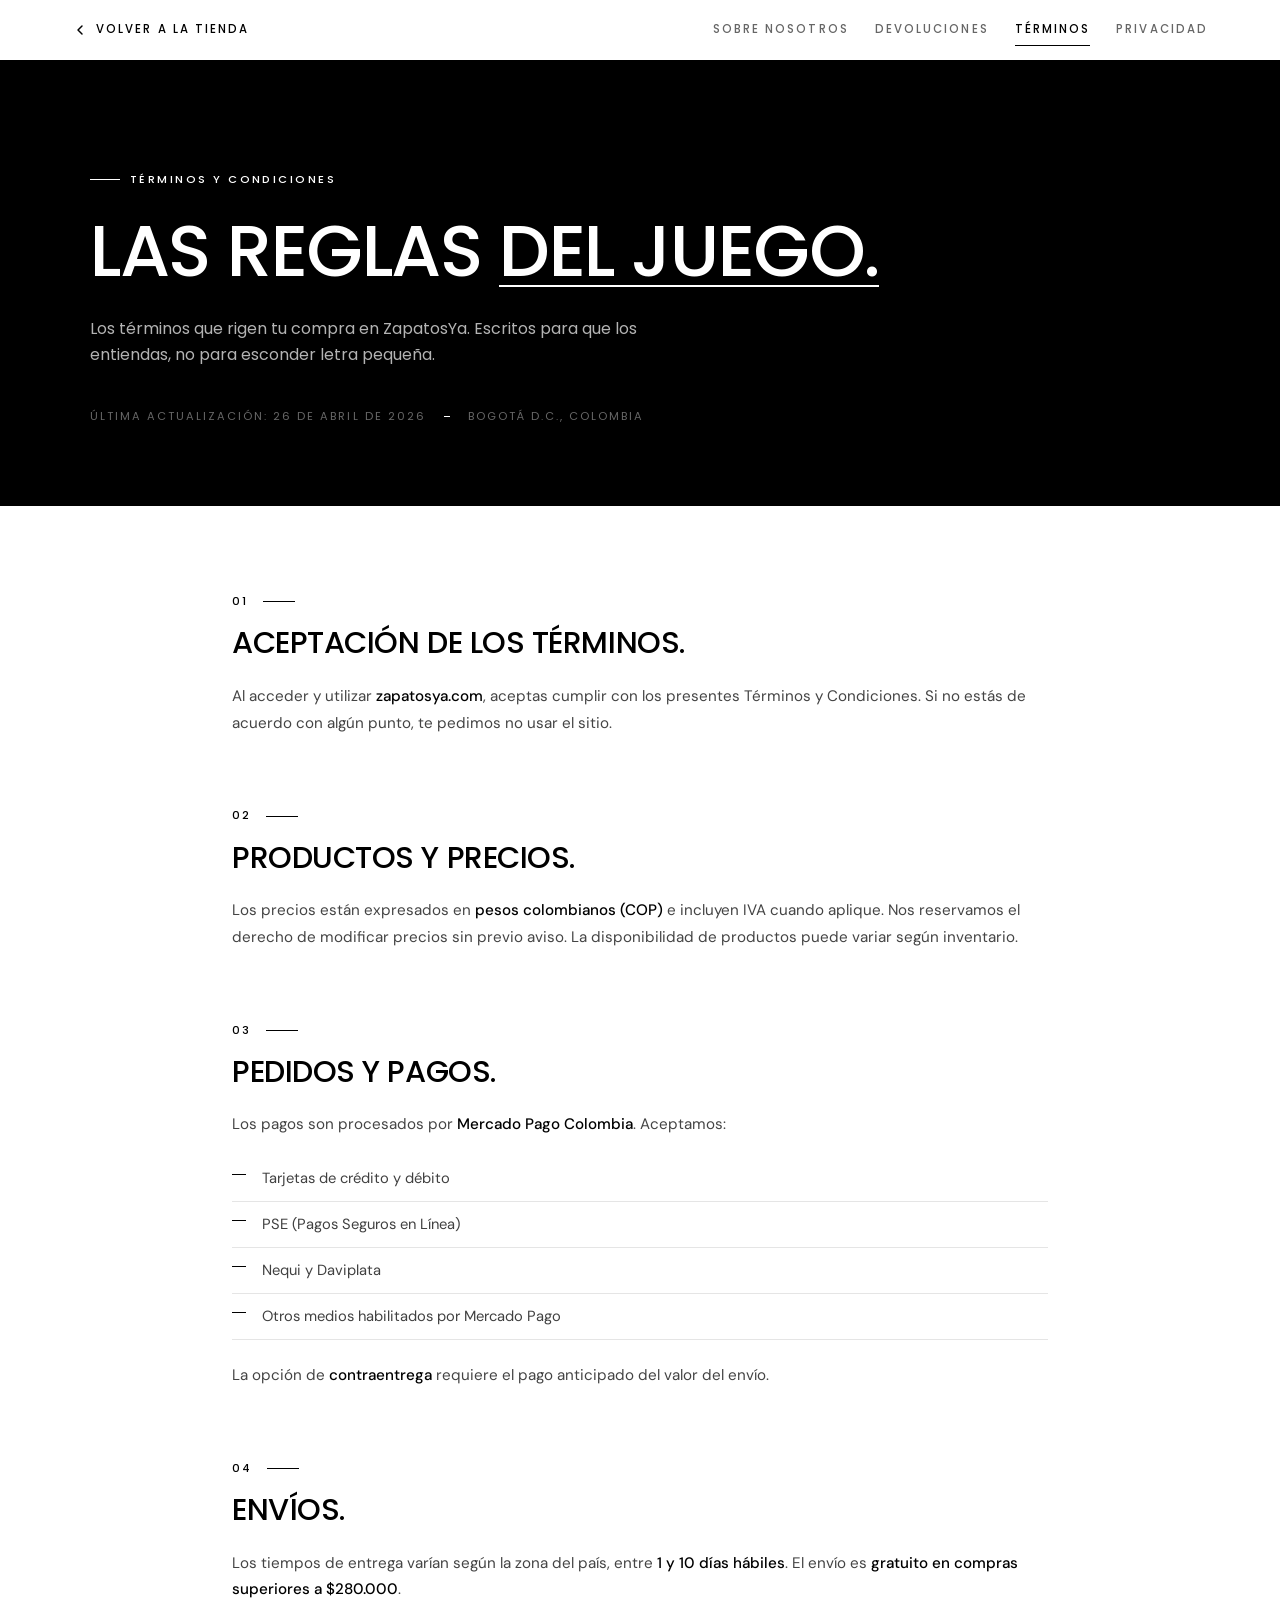
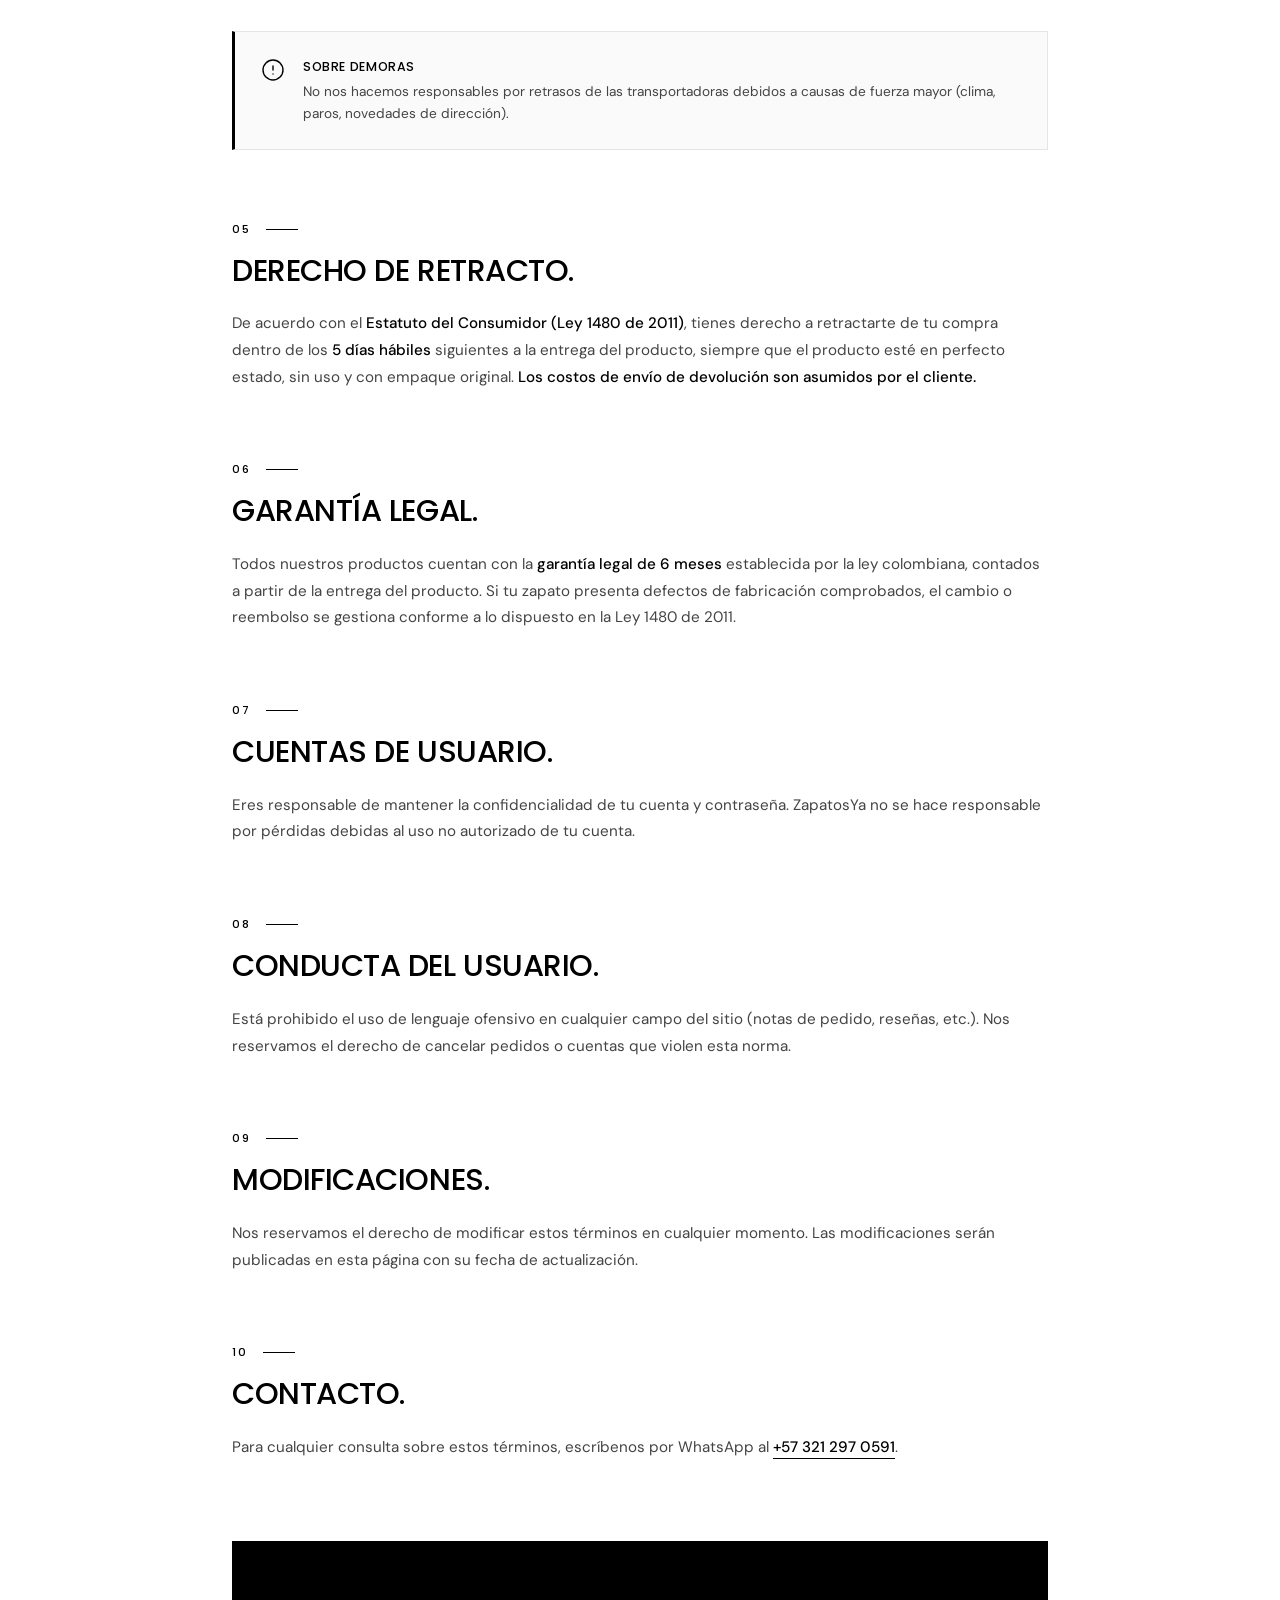
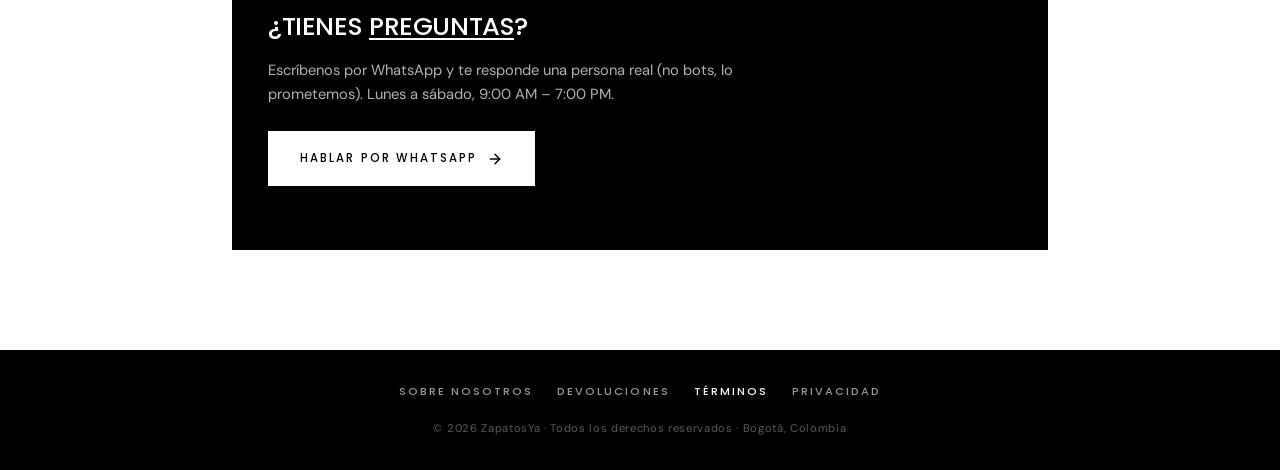
<file: terminos.html>
<!DOCTYPE html>
<html lang="es">
<head>
<meta charset="UTF-8"/>
<meta name="viewport" content="width=device-width,initial-scale=1.0"/>
<title>Términos y Condiciones | ZapatosYa</title>
<meta name="description" content="Los términos que rigen tu compra en ZapatosYa. Escritos para que los entiendas, no para esconder letra pequeña."/>
<meta name="theme-color" content="#E63946"/>
<link rel="canonical" href="https://zapatosya.com/terminos.html"/>
<link rel="icon" href="/img/favicon.ico" sizes="any"/>
<link rel="icon" type="image/png" sizes="32x32" href="/img/favicon-32.png"/>
<link rel="apple-touch-icon" sizes="180x180" href="/img/apple-touch-icon.png"/>
<link rel="manifest" href="/manifest.webmanifest"/>
<link rel="preconnect" href="https://fonts.googleapis.com"/>
<link rel="preconnect" href="https://fonts.gstatic.com" crossorigin/>
<link href="https://fonts.googleapis.com/css2?family=Poppins:wght@400;500;600;700;800&family=DM+Sans:wght@300;400;500&family=Fraunces:ital,opsz,wght@0,9..144,300;0,9..144,400;0,9..144,500;1,9..144,300;1,9..144,400&display=swap" rel="stylesheet"/>
<link rel="stylesheet" href="/legal.css"/>
</head>
<body>
<header class="lh-hdr">
  <div class="lh-hdr-in">
    <a href="/" class="lh-back">
      <svg width="16" height="16" viewBox="0 0 24 24" fill="none" stroke="currentColor" stroke-width="2.2" stroke-linecap="round" stroke-linejoin="round"><polyline points="15 18 9 12 15 6"/></svg>
      <span>Volver a la tienda</span>
    </a>
    <nav class="lh-nav" aria-label="Páginas legales">
      <a href="/sobre-nosotros.html">Sobre nosotros</a><a href="/devoluciones.html">Devoluciones</a><a href="/terminos.html" class="active">Términos</a><a href="/privacidad.html">Privacidad</a>
    </nav>
    <button class="lh-mb" id="lhMb" aria-label="Abrir menú" title="Menú">
      <span></span><span></span><span></span>
    </button>
  </div>
</header>

<div class="lh-drawer-ov" id="lhDrawerOv"></div>
<aside class="lh-drawer" id="lhDrawer" aria-label="Menú móvil">
  <div class="lh-drawer-head">
    <span class="lh-drawer-title">Navegación</span>
    <button class="lh-drawer-close" id="lhDrawerClose" aria-label="Cerrar menú">
      <svg width="20" height="20" viewBox="0 0 24 24" fill="none" stroke="currentColor" stroke-width="2.2" stroke-linecap="round" stroke-linejoin="round"><line x1="18" y1="6" x2="6" y2="18"/><line x1="6" y1="6" x2="18" y2="18"/></svg>
    </button>
  </div>
  <nav class="lh-drawer-nav">
    <a href="/" class="lh-drawer-link"><span class="lh-drawer-link-text">Inicio</span></a><a href="/sobre-nosotros.html" class="lh-drawer-link"><span class="lh-drawer-link-text">Sobre nosotros</span></a><a href="/devoluciones.html" class="lh-drawer-link"><span class="lh-drawer-link-text">Devoluciones</span></a><a href="/terminos.html" class="lh-drawer-link active"><span class="lh-drawer-link-text">Términos</span></a><a href="/privacidad.html" class="lh-drawer-link"><span class="lh-drawer-link-text">Privacidad</span></a>
  </nav>
  <div class="lh-drawer-foot">
    <a href="https://wa.me/573212970591" target="_blank" rel="noopener" class="lh-drawer-wa">
      <svg width="18" height="18" viewBox="0 0 24 24" fill="currentColor"><path d="M17.472 14.382c-.297-.149-1.758-.867-2.03-.967-.273-.099-.471-.148-.67.15-.197.297-.767.966-.94 1.164-.173.199-.347.223-.644.075-.297-.15-1.255-.463-2.39-1.475-.883-.788-1.48-1.761-1.653-2.059-.173-.297-.018-.458.13-.606.134-.133.298-.347.446-.52.149-.174.198-.298.298-.497.099-.198.05-.371-.025-.52-.075-.149-.669-1.612-.916-2.207-.242-.579-.487-.5-.669-.51-.173-.008-.371-.01-.57-.01-.198 0-.52.074-.792.372-.272.297-1.04 1.016-1.04 2.479 0 1.462 1.065 2.875 1.213 3.074.149.198 2.096 3.2 5.077 4.487.709.306 1.262.489 1.694.625.712.227 1.36.195 1.871.118.571-.085 1.758-.719 2.006-1.413.248-.694.248-1.289.173-1.413-.074-.124-.272-.198-.57-.347m-5.421 7.403h-.004a9.87 9.87 0 01-5.031-1.378l-.361-.214-3.741.982.998-3.648-.235-.374a9.86 9.86 0 01-1.51-5.26c.001-5.45 4.436-9.884 9.888-9.884 2.64 0 5.122 1.03 6.988 2.898a9.825 9.825 0 012.893 6.994c-.003 5.45-4.437 9.884-9.885 9.884m8.413-18.297A11.815 11.815 0 0012.05 0C5.495 0 .16 5.335.157 11.892c0 2.096.547 4.142 1.588 5.945L.057 24l6.305-1.654a11.882 11.882 0 005.683 1.448h.005c6.554 0 11.890-5.335 11.893-11.893a11.821 11.821 0 00-3.48-8.413z"/></svg>
      Hablar por WhatsApp
    </a>
  </div>
</aside>

<section class="lh-hero">
  <div class="lh-hero-in">
    <div class="lh-eyebrow">Términos y condiciones</div>
    <h1 class="lh-title">Las reglas <em>del juego.</em></h1>
    <p class="lh-lead">Los términos que rigen tu compra en ZapatosYa. Escritos para que los entiendas, no para esconder letra pequeña.</p>
    <div class="lh-meta">
      <span>Última actualización: 26 de abril de 2026</span>
      <span class="lh-meta-dot"></span>
      <span>Bogotá D.C., Colombia</span>
    </div>
  </div>
</section>
<main class="lh-body">

  <section class="lh-section" style="--i:0">
    <div class="lh-num">01</div>
    <h2 class="lh-h2">Aceptación de los términos.</h2>
    <p class="lh-p">Al acceder y utilizar <strong>zapatosya.com</strong>, aceptas cumplir con los presentes Términos y Condiciones. Si no estás de acuerdo con algún punto, te pedimos no usar el sitio.</p>
  </section>

  <section class="lh-section" style="--i:1">
    <div class="lh-num">02</div>
    <h2 class="lh-h2">Productos y precios.</h2>
    <p class="lh-p">Los precios están expresados en <strong>pesos colombianos (COP)</strong> e incluyen IVA cuando aplique. Nos reservamos el derecho de modificar precios sin previo aviso. La disponibilidad de productos puede variar según inventario.</p>
  </section>

  <section class="lh-section" style="--i:2">
    <div class="lh-num">03</div>
    <h2 class="lh-h2">Pedidos y pagos.</h2>
    <p class="lh-p">Los pagos son procesados por <strong>Mercado Pago Colombia</strong>. Aceptamos:</p>
    <ul class="lh-list">
      <li>Tarjetas de crédito y débito</li>
      <li>PSE (Pagos Seguros en Línea)</li>
      <li>Nequi y Daviplata</li>
      <li>Otros medios habilitados por Mercado Pago</li>
    </ul>
    <p class="lh-p">La opción de <strong>contraentrega</strong> requiere el pago anticipado del valor del envío.</p>
  </section>

  <section class="lh-section" style="--i:3">
    <div class="lh-num">04</div>
    <h2 class="lh-h2">Envíos.</h2>
    <p class="lh-p">Los tiempos de entrega varían según la zona del país, entre <strong>1 y 10 días hábiles</strong>. El envío es <strong>gratuito en compras superiores a $280.000</strong>.</p>
    <div class="lh-callout">
      <svg class="lh-callout-ico" viewBox="0 0 24 24" fill="none" stroke="currentColor" stroke-width="1.8" stroke-linecap="round" stroke-linejoin="round"><circle cx="12" cy="12" r="10"/><line x1="12" y1="8" x2="12" y2="12"/><line x1="12" y1="16" x2="12.01" y2="16"/></svg>
      <div class="lh-callout-text">
        <div class="lh-callout-h">Sobre demoras</div>
        <div class="lh-callout-p">No nos hacemos responsables por retrasos de las transportadoras debidos a causas de fuerza mayor (clima, paros, novedades de dirección).</div>
      </div>
    </div>
  </section>

  <section class="lh-section" style="--i:4">
    <div class="lh-num">05</div>
    <h2 class="lh-h2">Derecho de retracto.</h2>
    <p class="lh-p">De acuerdo con el <strong>Estatuto del Consumidor (Ley 1480 de 2011)</strong>, tienes derecho a retractarte de tu compra dentro de los <strong>5 días hábiles</strong> siguientes a la entrega del producto, siempre que el producto esté en perfecto estado, sin uso y con empaque original. <strong>Los costos de envío de devolución son asumidos por el cliente.</strong></p>
  </section>

  <section class="lh-section" style="--i:5">
    <div class="lh-num">06</div>
    <h2 class="lh-h2">Garantía legal.</h2>
    <p class="lh-p">Todos nuestros productos cuentan con la <strong>garantía legal de 6 meses</strong> establecida por la ley colombiana, contados a partir de la entrega del producto. Si tu zapato presenta defectos de fabricación comprobados, el cambio o reembolso se gestiona conforme a lo dispuesto en la Ley 1480 de 2011.</p>
  </section>

  <section class="lh-section" style="--i:6">
    <div class="lh-num">07</div>
    <h2 class="lh-h2">Cuentas de usuario.</h2>
    <p class="lh-p">Eres responsable de mantener la confidencialidad de tu cuenta y contraseña. ZapatosYa no se hace responsable por pérdidas debidas al uso no autorizado de tu cuenta.</p>
  </section>

  <section class="lh-section" style="--i:7">
    <div class="lh-num">08</div>
    <h2 class="lh-h2">Conducta del usuario.</h2>
    <p class="lh-p">Está prohibido el uso de lenguaje ofensivo en cualquier campo del sitio (notas de pedido, reseñas, etc.). Nos reservamos el derecho de cancelar pedidos o cuentas que violen esta norma.</p>
  </section>

  <section class="lh-section" style="--i:8">
    <div class="lh-num">09</div>
    <h2 class="lh-h2">Modificaciones.</h2>
    <p class="lh-p">Nos reservamos el derecho de modificar estos términos en cualquier momento. Las modificaciones serán publicadas en esta página con su fecha de actualización.</p>
  </section>

  <section class="lh-section" style="--i:9">
    <div class="lh-num">10</div>
    <h2 class="lh-h2">Contacto.</h2>
    <p class="lh-p">Para cualquier consulta sobre estos términos, escríbenos por WhatsApp al <a href="https://wa.me/573212970591">+57 321 297 0591</a>.</p>
  </section>

  <div class="lh-contact">
    <h3 class="lh-contact-h">¿Tienes <em>preguntas</em>?</h3>
    <p class="lh-contact-p">Escríbenos por WhatsApp y te responde una persona real (no bots, lo prometemos). Lunes a sábado, 9:00 AM – 7:00 PM.</p>
    <a href="https://wa.me/573212970591" target="_blank" rel="noopener" class="lh-contact-cta">
      Hablar por WhatsApp
      <svg width="16" height="16" viewBox="0 0 24 24" fill="none" stroke="currentColor" stroke-width="2.2" stroke-linecap="round" stroke-linejoin="round"><line x1="5" y1="12" x2="19" y2="12"/><polyline points="12 5 19 12 12 19"/></svg>
    </a>
  </div>
</main>
<footer class="lh-foot">
  <div class="lh-foot-in">
    <div class="lh-foot-links"><a href="/sobre-nosotros.html">Sobre nosotros</a><a href="/devoluciones.html">Devoluciones</a><a href="/terminos.html" class="active">Términos</a><a href="/privacidad.html">Privacidad</a></div>
    <div class="lh-foot-copy">© 2026 ZapatosYa · Todos los derechos reservados · Bogotá, Colombia</div>
  </div>
</footer>

<script>
(function(){
  var btn=document.getElementById("lhMb");
  var dr=document.getElementById("lhDrawer");
  var ov=document.getElementById("lhDrawerOv");
  var cl=document.getElementById("lhDrawerClose");
  function open(){btn.classList.add("open");dr.classList.add("open");ov.classList.add("open");document.body.style.overflow="hidden";}
  function close(){btn.classList.remove("open");dr.classList.remove("open");ov.classList.remove("open");document.body.style.overflow="";}
  btn.addEventListener("click",function(){dr.classList.contains("open")?close():open();});
  cl.addEventListener("click",close);
  ov.addEventListener("click",close);
  document.addEventListener("keydown",function(e){if(e.key==="Escape")close();});
})();
</script>
</body>
</html>
</file>
<file: legal.css>
/* ZapatosYa — Páginas legales */
:root{
  --red:#E63946;
  --red2:#c0303c;
  --red-soft:#fff5f5;
  --blk:#0a0a0a;
  --blk2:#1a1a1a;
  --gray-9:#171717;
  --gray-7:#404040;
  --gray-5:#737373;
  --gray-3:#d4d4d4;
  --gray-1:#f5f5f5;
  --bg:#fafaf9;
  --border:#e7e5e4;
  --fh:'Poppins',sans-serif;
  --fb:'DM Sans',sans-serif;
  --fs:'Fraunces',Georgia,serif;
  --tr:.3s cubic-bezier(.4,0,.2,1);
}
*{margin:0;padding:0;box-sizing:border-box}
html{scroll-behavior:smooth;overflow-x:hidden;width:100%}
body{font-family:var(--fb);background:var(--bg);color:var(--gray-9);line-height:1.7;overflow-x:hidden;width:100%;-webkit-font-smoothing:antialiased;-moz-osx-font-smoothing:grayscale}
a{color:inherit;text-decoration:none;transition:var(--tr)}
img{max-width:100%;display:block}

/* ── HEADER MINIMALISTA ── */
.lh-hdr{position:sticky;top:0;background:rgba(250,250,249,.85);backdrop-filter:blur(20px);-webkit-backdrop-filter:blur(20px);border-bottom:1px solid var(--border);z-index:50;padding:14px 0}
.lh-hdr-in{max-width:1200px;margin:0 auto;padding:0 32px;display:flex;align-items:center;justify-content:space-between;gap:24px}
.lh-back{display:inline-flex;align-items:center;gap:8px;font-family:var(--fh);font-weight:600;font-size:.85rem;color:var(--gray-7);transition:var(--tr);flex-shrink:0}
.lh-back:hover{color:var(--red);transform:translateX(-3px)}
.lh-back svg{transition:var(--tr)}

/* Nav central entre páginas legales */
.lh-nav{display:flex;gap:26px;align-items:center}
.lh-nav a{font-family:var(--fh);font-weight:500;font-size:.84rem;color:var(--gray-5);transition:var(--tr);position:relative;padding:6px 0;letter-spacing:.2px}
.lh-nav a:hover{color:var(--gray-9)}
.lh-nav a.active{color:var(--gray-9);font-weight:600}
.lh-nav a::after{content:'';position:absolute;left:0;right:0;bottom:0;height:1px;background:var(--red);transform:scaleX(0);transform-origin:left;transition:transform .3s cubic-bezier(.4,0,.2,1)}
.lh-nav a:hover::after,.lh-nav a.active::after{transform:scaleX(1)}

/* Botón hamburguesa móvil */
.lh-mb{display:none;background:none;border:none;width:38px;height:38px;flex-direction:column;justify-content:center;align-items:center;gap:5px;cursor:pointer;padding:0;flex-shrink:0}
.lh-mb span{display:block;width:22px;height:2px;background:var(--gray-9);transition:var(--tr);transform-origin:center;border-radius:2px}
.lh-mb.open span:nth-child(1){transform:translateY(7px) rotate(45deg)}
.lh-mb.open span:nth-child(2){opacity:0}
.lh-mb.open span:nth-child(3){transform:translateY(-7px) rotate(-45deg)}

/* Drawer móvil de páginas legales */
.lh-drawer-ov{position:fixed;inset:0;background:rgba(0,0,0,.6);backdrop-filter:blur(4px);-webkit-backdrop-filter:blur(4px);z-index:198;opacity:0;pointer-events:none;transition:opacity .35s ease}
.lh-drawer-ov.open{opacity:1;pointer-events:all}
.lh-drawer{position:fixed;top:0;right:0;bottom:0;width:min(360px,85vw);background:var(--blk);color:#fff;z-index:199;display:flex;flex-direction:column;transform:translateX(100%);transition:transform .4s cubic-bezier(.32,.72,0,1);overflow-y:auto;border-left:1px solid rgba(255,255,255,.08)}
.lh-drawer.open{transform:translateX(0)}
.lh-drawer-head{display:flex;align-items:center;justify-content:space-between;padding:22px 24px;border-bottom:1px solid rgba(255,255,255,.08)}
.lh-drawer-title{font-family:var(--fh);font-weight:700;font-size:.78rem;color:rgba(255,255,255,.5);letter-spacing:2.5px;text-transform:uppercase}
.lh-drawer-close{background:rgba(255,255,255,.06);border:1px solid rgba(255,255,255,.1);width:36px;height:36px;border-radius:50%;display:flex;align-items:center;justify-content:center;color:#fff;cursor:pointer;transition:var(--tr)}
.lh-drawer-close:hover{background:var(--red);border-color:var(--red)}
.lh-drawer-nav{display:flex;flex-direction:column;padding:14px 0;flex:1}
.lh-drawer-link{display:flex;align-items:baseline;gap:18px;padding:18px 28px;color:#fff;font-family:var(--fh);font-weight:600;font-size:1.15rem;border-bottom:1px solid rgba(255,255,255,.05);transition:var(--tr);position:relative;text-decoration:none}
.lh-drawer-link:hover,.lh-drawer-link.active{background:rgba(230,57,70,.1);padding-left:36px}
.lh-drawer-link.active .lh-drawer-link-text,.lh-drawer-link:hover .lh-drawer-link-text{color:var(--red)}
.lh-drawer-link-num{font-family:var(--fs);font-style:italic;font-weight:300;font-size:.78rem;color:var(--red);min-width:24px;letter-spacing:.5px}
.lh-drawer-link-text{transition:var(--tr)}
.lh-drawer-foot{padding:22px 24px;border-top:1px solid rgba(255,255,255,.08)}
.lh-drawer-wa{display:flex;align-items:center;justify-content:center;gap:10px;width:100%;background:#25d366;color:#fff;font-family:var(--fh);font-weight:700;font-size:.92rem;padding:14px 18px;border-radius:50px;transition:var(--tr);text-decoration:none}
.lh-drawer-wa:hover{background:#1eb358;transform:translateY(-2px);box-shadow:0 8px 22px rgba(37,211,102,.35)}

/* ── HERO EDITORIAL ── */
.lh-hero{position:relative;padding:120px 32px 100px;background:var(--blk);color:#fff;overflow:hidden;border-bottom:1px solid #222}
.lh-hero::before{content:'';position:absolute;inset:0;background:radial-gradient(circle at 70% 30%,rgba(230,57,70,.18),transparent 60%);pointer-events:none}
.lh-hero::after{content:'';position:absolute;inset:0;background-image:linear-gradient(rgba(255,255,255,.025) 1px,transparent 1px),linear-gradient(90deg,rgba(255,255,255,.025) 1px,transparent 1px);background-size:64px 64px;mask-image:radial-gradient(ellipse at center,black 30%,transparent 70%);-webkit-mask-image:radial-gradient(ellipse at center,black 30%,transparent 70%);pointer-events:none}
.lh-hero-in{max-width:1100px;margin:0 auto;position:relative;z-index:1}
.lh-eyebrow{display:inline-flex;align-items:center;gap:10px;font-family:var(--fh);font-weight:600;font-size:.74rem;letter-spacing:2.5px;text-transform:uppercase;color:var(--red);margin-bottom:24px;animation:rise .7s cubic-bezier(.2,0,.2,1) both}
.lh-eyebrow::before{content:'';width:30px;height:1px;background:var(--red)}
.lh-title{font-family:var(--fs);font-weight:400;font-size:clamp(2.6rem,7vw,5.2rem);line-height:1.02;letter-spacing:-2.5px;margin-bottom:28px;animation:rise .8s cubic-bezier(.2,0,.2,1) .08s both}
.lh-title em{font-style:italic;color:var(--red);font-weight:300}
.lh-lead{font-family:var(--fb);font-size:clamp(1.05rem,1.4vw,1.22rem);font-weight:300;color:rgba(255,255,255,.7);max-width:640px;line-height:1.6;animation:rise .8s cubic-bezier(.2,0,.2,1) .15s both}
.lh-meta{display:flex;align-items:center;gap:18px;margin-top:40px;font-size:.78rem;color:rgba(255,255,255,.4);font-family:var(--fh);letter-spacing:.5px;animation:rise .8s cubic-bezier(.2,0,.2,1) .22s both}
.lh-meta-dot{width:4px;height:4px;background:var(--red);border-radius:50%}

@keyframes rise{from{opacity:0;transform:translateY(20px)}to{opacity:1;transform:translateY(0)}}

/* ── CONTENIDO ── */
.lh-body{max-width:880px;margin:0 auto;padding:80px 32px 100px}
.lh-section{margin-bottom:64px;animation:rise .6s ease both;animation-delay:calc(var(--i,0) * 80ms)}
.lh-section:last-child{margin-bottom:0}
.lh-num{display:inline-flex;align-items:center;justify-content:center;font-family:var(--fs);font-weight:300;font-size:.92rem;color:var(--red);letter-spacing:1px;margin-bottom:14px;font-feature-settings:'tnum'}
.lh-num::after{content:'';display:inline-block;width:32px;height:1px;background:var(--red);margin-left:14px;vertical-align:middle}
.lh-h2{font-family:var(--fs);font-weight:500;font-size:clamp(1.6rem,2.6vw,2.1rem);letter-spacing:-1px;line-height:1.18;margin-bottom:22px;color:var(--gray-9)}
.lh-h3{font-family:var(--fh);font-weight:700;font-size:1.05rem;letter-spacing:-.3px;margin:28px 0 12px;color:var(--gray-9)}
.lh-p{font-size:1.02rem;color:var(--gray-7);margin-bottom:18px;line-height:1.78}
.lh-p strong{color:var(--gray-9);font-weight:600}
.lh-p a{color:var(--red);font-weight:600;border-bottom:1px solid currentColor;padding-bottom:1px}
.lh-p a:hover{color:var(--red2)}

/* Listas refinadas */
.lh-list{list-style:none;margin:18px 0 22px;padding:0}
.lh-list li{position:relative;padding:10px 0 10px 30px;color:var(--gray-7);font-size:1rem;line-height:1.7;border-bottom:1px solid var(--border)}
.lh-list li:last-child{border-bottom:none}
.lh-list li::before{content:'';position:absolute;left:0;top:18px;width:14px;height:1px;background:var(--red)}
.lh-list li strong{color:var(--gray-9);font-weight:600}
.lh-ol{counter-reset:step;list-style:none;margin:18px 0 22px;padding:0}
.lh-ol li{position:relative;padding:14px 0 14px 50px;color:var(--gray-7);font-size:1rem;line-height:1.65;border-bottom:1px solid var(--border);counter-increment:step}
.lh-ol li:last-child{border-bottom:none}
.lh-ol li::before{content:counter(step,decimal-leading-zero);position:absolute;left:0;top:14px;font-family:var(--fs);font-style:italic;font-weight:400;font-size:.92rem;color:var(--red);letter-spacing:.5px}

/* Cards de "promesa" tipo grid */
.lh-promise{display:grid;grid-template-columns:repeat(auto-fit,minmax(240px,1fr));gap:1px;background:var(--border);margin:24px 0 32px;border:1px solid var(--border);border-radius:0}
.lh-promise-item{background:#fff;padding:28px 24px;transition:var(--tr)}
.lh-promise-item:hover{background:var(--red-soft)}
.lh-promise-ico{width:34px;height:34px;color:var(--red);margin-bottom:14px}
.lh-promise-h{font-family:var(--fh);font-weight:700;font-size:.98rem;margin-bottom:6px;color:var(--gray-9)}
.lh-promise-p{font-size:.88rem;color:var(--gray-5);line-height:1.55}

/* Highlight cards (info importante) */
.lh-callout{display:flex;gap:18px;padding:24px 26px;background:#fff;border:1px solid var(--border);border-left:3px solid var(--red);margin:28px 0;border-radius:0}
.lh-callout-ico{flex-shrink:0;width:24px;height:24px;color:var(--red);margin-top:2px}
.lh-callout-text{flex:1}
.lh-callout-h{font-family:var(--fh);font-weight:700;font-size:.96rem;margin-bottom:4px;color:var(--gray-9)}
.lh-callout-p{font-size:.92rem;color:var(--gray-7);line-height:1.6}

/* Contacto card final */
.lh-contact{margin-top:80px;padding:48px 36px;background:var(--blk);color:#fff;border-radius:0;position:relative;overflow:hidden}
.lh-contact::before{content:'';position:absolute;top:-100px;right:-100px;width:300px;height:300px;background:radial-gradient(circle,rgba(230,57,70,.25),transparent 70%);border-radius:50%;filter:blur(40px);pointer-events:none}
.lh-contact-h{font-family:var(--fs);font-weight:400;font-size:1.7rem;letter-spacing:-.8px;margin-bottom:10px;position:relative}
.lh-contact-h em{font-style:italic;color:var(--red)}
.lh-contact-p{color:rgba(255,255,255,.6);font-size:.98rem;margin-bottom:24px;max-width:520px;line-height:1.65;position:relative}
.lh-contact-cta{display:inline-flex;align-items:center;gap:10px;background:var(--red);color:#fff;font-family:var(--fh);font-weight:600;font-size:.92rem;padding:14px 24px;border-radius:50px;transition:var(--tr);position:relative;border:none;cursor:pointer}
.lh-contact-cta:hover{background:#fff;color:var(--blk);transform:translateY(-2px)}
.lh-contact-cta svg{transition:var(--tr)}
.lh-contact-cta:hover svg{transform:translateX(3px)}

/* ── FOOTER ── */
.lh-foot{background:var(--blk);color:rgba(255,255,255,.5);padding:40px 32px;text-align:center;font-size:.82rem;border-top:1px solid #222}
.lh-foot-in{max-width:1100px;margin:0 auto}
.lh-foot-links{display:flex;justify-content:center;flex-wrap:wrap;gap:24px;margin-bottom:18px}
.lh-foot-links a{color:rgba(255,255,255,.6);font-family:var(--fh);font-weight:500;font-size:.82rem;transition:var(--tr)}
.lh-foot-links a:hover{color:var(--red)}
.lh-foot-links a.active{color:var(--red)}
.lh-foot-copy{color:rgba(255,255,255,.35);font-size:.78rem;letter-spacing:.3px}

/* ── MOBILE ── */
@media(max-width:840px){
  .lh-nav{display:none}
  .lh-mb{display:flex}
}
@media(max-width:720px){
  .lh-hdr-in{padding:0 18px;gap:12px}
  .lh-back span{display:none}
  .lh-hero{padding:80px 22px 70px}
  .lh-title{letter-spacing:-1.5px}
  .lh-meta{flex-wrap:wrap;gap:10px;font-size:.72rem}
  .lh-body{padding:54px 22px 70px}
  .lh-section{margin-bottom:48px}
  .lh-h2{letter-spacing:-.5px}
  .lh-promise{grid-template-columns:1fr 1fr}
  .lh-promise-item{padding:22px 18px}
  .lh-callout{flex-direction:column;padding:20px 22px;gap:12px}
  .lh-contact{padding:34px 24px;margin-top:54px}
  .lh-contact-h{font-size:1.4rem}
  .lh-foot-links{gap:14px}
}
@media(max-width:420px){
  .lh-promise{grid-template-columns:1fr}
}

/* ============================================================
   ZY-SKIN para páginas legales
   Alinea las páginas legales con el estilo del home:
   blanco/negro, sin rojo, sin serif itálica, todo cuadrado.
   Para revertir: borra desde aquí hasta el FIN.
   ============================================================ */

/* 1. Variables sobrescritas */
:root{
  --red:#000!important;
  --red2:#000!important;
  --red-soft:#fafafa!important;
  --bg:#fff!important;
}

body{background:#fff!important;color:#000!important}

/* 2. Header limpio */
.lh-hdr{
  background:#fff!important;
  backdrop-filter:none!important;
  -webkit-backdrop-filter:none!important;
  border-bottom:1px solid #000!important;
  padding:14px 0!important;
}
.lh-back{
  font-weight:500!important;
  font-size:.72rem!important;
  letter-spacing:.18em!important;
  text-transform:uppercase!important;
  color:#000!important;
}
.lh-back:hover{color:#000!important;opacity:.6;transform:none!important}

/* Nav central */
.lh-nav a{
  font-weight:500!important;
  font-size:.72rem!important;
  letter-spacing:.18em!important;
  text-transform:uppercase!important;
  color:#666!important;
}
.lh-nav a:hover,.lh-nav a.active{color:#000!important}
.lh-nav a::after{background:#000!important}

/* Hamburguesa */
.lh-mb span{background:#000!important;height:1px!important}

/* 3. Drawer móvil */
.lh-drawer{background:#000!important}
.lh-drawer-link{
  font-weight:500!important;
  font-size:.95rem!important;
  letter-spacing:.16em!important;
  text-transform:uppercase!important;
}
.lh-drawer-link:hover,.lh-drawer-link.active{
  background:rgba(255,255,255,.08)!important;
  padding-left:36px!important;
}
.lh-drawer-link.active .lh-drawer-link-text,
.lh-drawer-link:hover .lh-drawer-link-text{color:#fff!important}
.lh-drawer-close{border-radius:0!important}
.lh-drawer-close:hover{background:#fff!important;color:#000!important;border-color:#fff!important}

/* WhatsApp del drawer: cuadrado y blanco/negro */
.lh-drawer-wa{
  background:#fff!important;
  color:#000!important;
  border-radius:0!important;
  font-weight:500!important;
  letter-spacing:.18em!important;
  text-transform:uppercase!important;
  font-size:.72rem!important;
  padding:16px 18px!important;
}
.lh-drawer-wa:hover{
  background:#000!important;
  color:#fff!important;
  border:1px solid #fff!important;
  transform:none!important;
  box-shadow:none!important;
}

/* 4. HERO editorial — sin gradientes ni adornos */
.lh-hero{
  background:#000!important;
  padding:100px 32px 80px!important;
  border-bottom:none!important;
}
.lh-hero::before,.lh-hero::after{display:none!important}
.lh-eyebrow{
  color:#fff!important;
  font-weight:500!important;
  font-size:.7rem!important;
  letter-spacing:.22em!important;
}
.lh-eyebrow::before{background:#fff!important;width:30px!important}

.lh-title{
  font-family:'Poppins',sans-serif!important;
  font-weight:500!important;
  letter-spacing:-.02em!important;
  font-size:clamp(2.4rem,6vw,4.5rem)!important;
  text-transform:uppercase!important;
  line-height:1.05!important;
}
.lh-title em{
  font-style:normal!important;
  color:#fff!important;
  font-weight:500!important;
  text-transform:uppercase!important;
  border-bottom:2px solid #fff;
  display:inline-block;
  line-height:.95;
}
.lh-lead{
  font-family:'Poppins',sans-serif!important;
  font-size:1rem!important;
  font-weight:400!important;
  color:rgba(255,255,255,.7)!important;
  max-width:580px!important;
}
.lh-meta{
  font-size:.7rem!important;
  letter-spacing:.18em!important;
  text-transform:uppercase!important;
  color:rgba(255,255,255,.4)!important;
}
.lh-meta-dot{background:#fff!important;border-radius:0!important;width:6px!important;height:1px!important}

/* 5. Cuerpo de contenido */
.lh-body{padding:80px 32px 100px!important}

.lh-num{
  font-family:'Poppins',sans-serif!important;
  font-style:normal!important;
  font-weight:500!important;
  font-size:.7rem!important;
  letter-spacing:.22em!important;
  color:#000!important;
}
.lh-num::after{background:#000!important;width:32px!important}

.lh-h2{
  font-family:'Poppins',sans-serif!important;
  font-weight:500!important;
  letter-spacing:-.015em!important;
  text-transform:uppercase!important;
  font-size:clamp(1.4rem,2.4vw,1.9rem)!important;
  color:#000!important;
}

.lh-h3{
  font-family:'Poppins',sans-serif!important;
  font-weight:500!important;
  letter-spacing:.02em!important;
  text-transform:uppercase!important;
  font-size:.85rem!important;
  color:#000!important;
}

.lh-p{
  font-size:.95rem!important;
  color:#444!important;
  line-height:1.75!important;
}
.lh-p strong{color:#000!important;font-weight:500!important}
.lh-p a{
  color:#000!important;
  font-weight:500!important;
  border-bottom:1px solid #000!important;
}
.lh-p a:hover{color:#000!important;opacity:.6}

/* 6. Listas */
.lh-list li{
  font-size:.92rem!important;
  border-bottom:1px solid #e5e5e5!important;
}
.lh-list li::before{background:#000!important;width:14px!important}
.lh-list li strong{color:#000!important;font-weight:500!important}

.lh-ol li{font-size:.92rem!important;border-bottom:1px solid #e5e5e5!important}
.lh-ol li::before{
  font-family:'Poppins',sans-serif!important;
  font-style:normal!important;
  font-weight:500!important;
  color:#000!important;
  font-size:.7rem!important;
  letter-spacing:.1em!important;
}

/* 7. Cards "promesa" cuadradas */
.lh-promise{
  border:1px solid #e5e5e5!important;
  border-radius:0!important;
  background:#e5e5e5!important;
}
.lh-promise-item{
  background:#fff!important;
  border-radius:0!important;
}
.lh-promise-item:hover{background:#fafafa!important}
.lh-promise-ico{color:#000!important;width:28px!important;height:28px!important;stroke-width:1.4!important}
.lh-promise-h{
  font-weight:500!important;
  letter-spacing:.05em!important;
  text-transform:uppercase!important;
  font-size:.85rem!important;
  color:#000!important;
}
.lh-promise-p{font-size:.82rem!important;color:#666!important}

/* 8. Callout (info importante) cuadrado y monocromático */
.lh-callout{
  background:#fafafa!important;
  border:1px solid #e5e5e5!important;
  border-left:3px solid #000!important;
  border-radius:0!important;
}
.lh-callout-ico{color:#000!important;stroke-width:1.4!important}
.lh-callout-h{
  font-weight:500!important;
  letter-spacing:.05em!important;
  text-transform:uppercase!important;
  font-size:.78rem!important;
  color:#000!important;
}
.lh-callout-p{color:#444!important;font-size:.85rem!important}

/* 9. Contacto card final */
.lh-contact{
  background:#000!important;
  border-radius:0!important;
  padding:64px 36px!important;
}
.lh-contact::before{display:none!important}
.lh-contact-h{
  font-family:'Poppins',sans-serif!important;
  font-weight:500!important;
  letter-spacing:-.015em!important;
  text-transform:uppercase!important;
  font-size:1.6rem!important;
}
.lh-contact-h em{
  font-style:normal!important;
  color:#fff!important;
  font-weight:500!important;
  border-bottom:2px solid #fff;
  display:inline-block;
  line-height:.95;
}
.lh-contact-p{color:rgba(255,255,255,.7)!important;font-size:.92rem!important}
.lh-contact-cta{
  background:#fff!important;
  color:#000!important;
  border-radius:0!important;
  font-weight:500!important;
  letter-spacing:.18em!important;
  text-transform:uppercase!important;
  font-size:.72rem!important;
  padding:18px 32px!important;
}
.lh-contact-cta:hover{
  background:transparent!important;
  color:#fff!important;
  outline:1px solid #fff;
  transform:none!important;
}

/* 10. Footer monocromático */
.lh-foot{
  background:#000!important;
  padding:32px 24px!important;
  border-top:none!important;
}
.lh-foot-links a{
  font-weight:500!important;
  letter-spacing:.18em!important;
  text-transform:uppercase!important;
  font-size:.7rem!important;
  color:rgba(255,255,255,.6)!important;
}
.lh-foot-links a:hover,.lh-foot-links a.active{color:#fff!important}
.lh-foot-copy{
  font-size:.7rem!important;
  letter-spacing:.06em!important;
  color:rgba(255,255,255,.35)!important;
}

/* FIN ZY-SKIN páginas legales */
</file>
